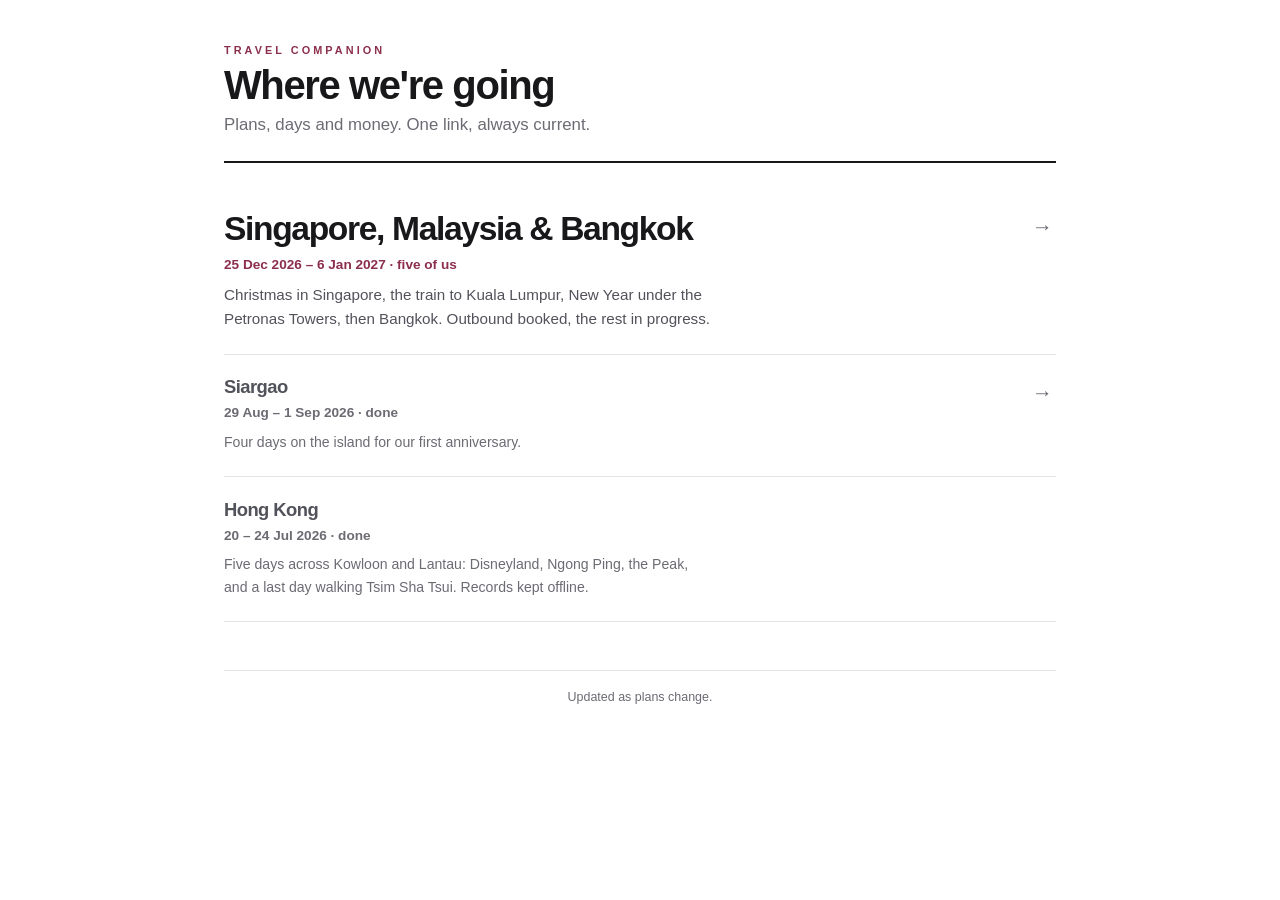
<file: public/index.html>
<!doctype html>
<html lang="en">
<head>
<meta charset="utf-8">
<meta name="viewport" content="width=device-width,initial-scale=1">
<title>Travel Companion</title>
<meta name="description" content="Trip plans, itineraries and shared budgets.">
<meta name="robots" content="noindex">
<link rel="icon" href="data:image/svg+xml,%3Csvg xmlns='http://www.w3.org/2000/svg' viewBox='0 0 32 32'%3E%3Crect width='32' height='32' rx='7' fill='%238c2f4c'/%3E%3Cpath d='M25 18.5 7.5 13v-2.4l2.2.5 1.3 2 4.8-.4-2.9-5.9 2.3.2 4.4 5.4 5.1-.4a1.55 1.55 0 0 1 0 3.1l-5.1-.4-4.4 5.4-2.3.2 2.9-5.9' fill='none' stroke='%23fff' stroke-width='1.6' stroke-linejoin='round'/%3E%3C/svg%3E">
<link rel="stylesheet" href="assets/site.css?v=28">
</head>
<body>
<div class="wrap">

<header class="top">
  <div class="eyebrow">Travel Companion</div>
  <h1>Where we're going</h1>
  <div class="sub">Plans, days and money. One link, always current.</div>
</header>

<main id="main">
<section class="trips">

  <a class="trip next" href="2026-12-sea/">
    <div class="tname">Singapore, Malaysia &amp; Bangkok</div>
    <div class="tmeta">25 Dec 2026 – 6 Jan 2027 · five of us</div>
    <div class="tdesc">Christmas in Singapore, the train to Kuala Lumpur, New Year under
    the Petronas Towers, then Bangkok. Outbound booked, the rest in progress.</div>
  </a>

  <a class="trip past" href="2026-08-siargao/">
    <div class="tname">Siargao</div>
    <div class="tmeta">29 Aug – 1 Sep 2026 · done</div>
    <div class="tdesc">Four days on the island for our first anniversary.</div>
  </a>

  <div class="trip past">
    <div class="tname">Hong Kong</div>
    <div class="tmeta">20 – 24 Jul 2026 · done</div>
    <div class="tdesc">Five days across Kowloon and Lantau: Disneyland, Ngong Ping,
    the Peak, and a last day walking Tsim Sha Tsui. Records kept offline.</div>
  </div>

</section>
</main>

<footer>
  Updated as plans change.
</footer>

</div>
</body>
</html>
</file>
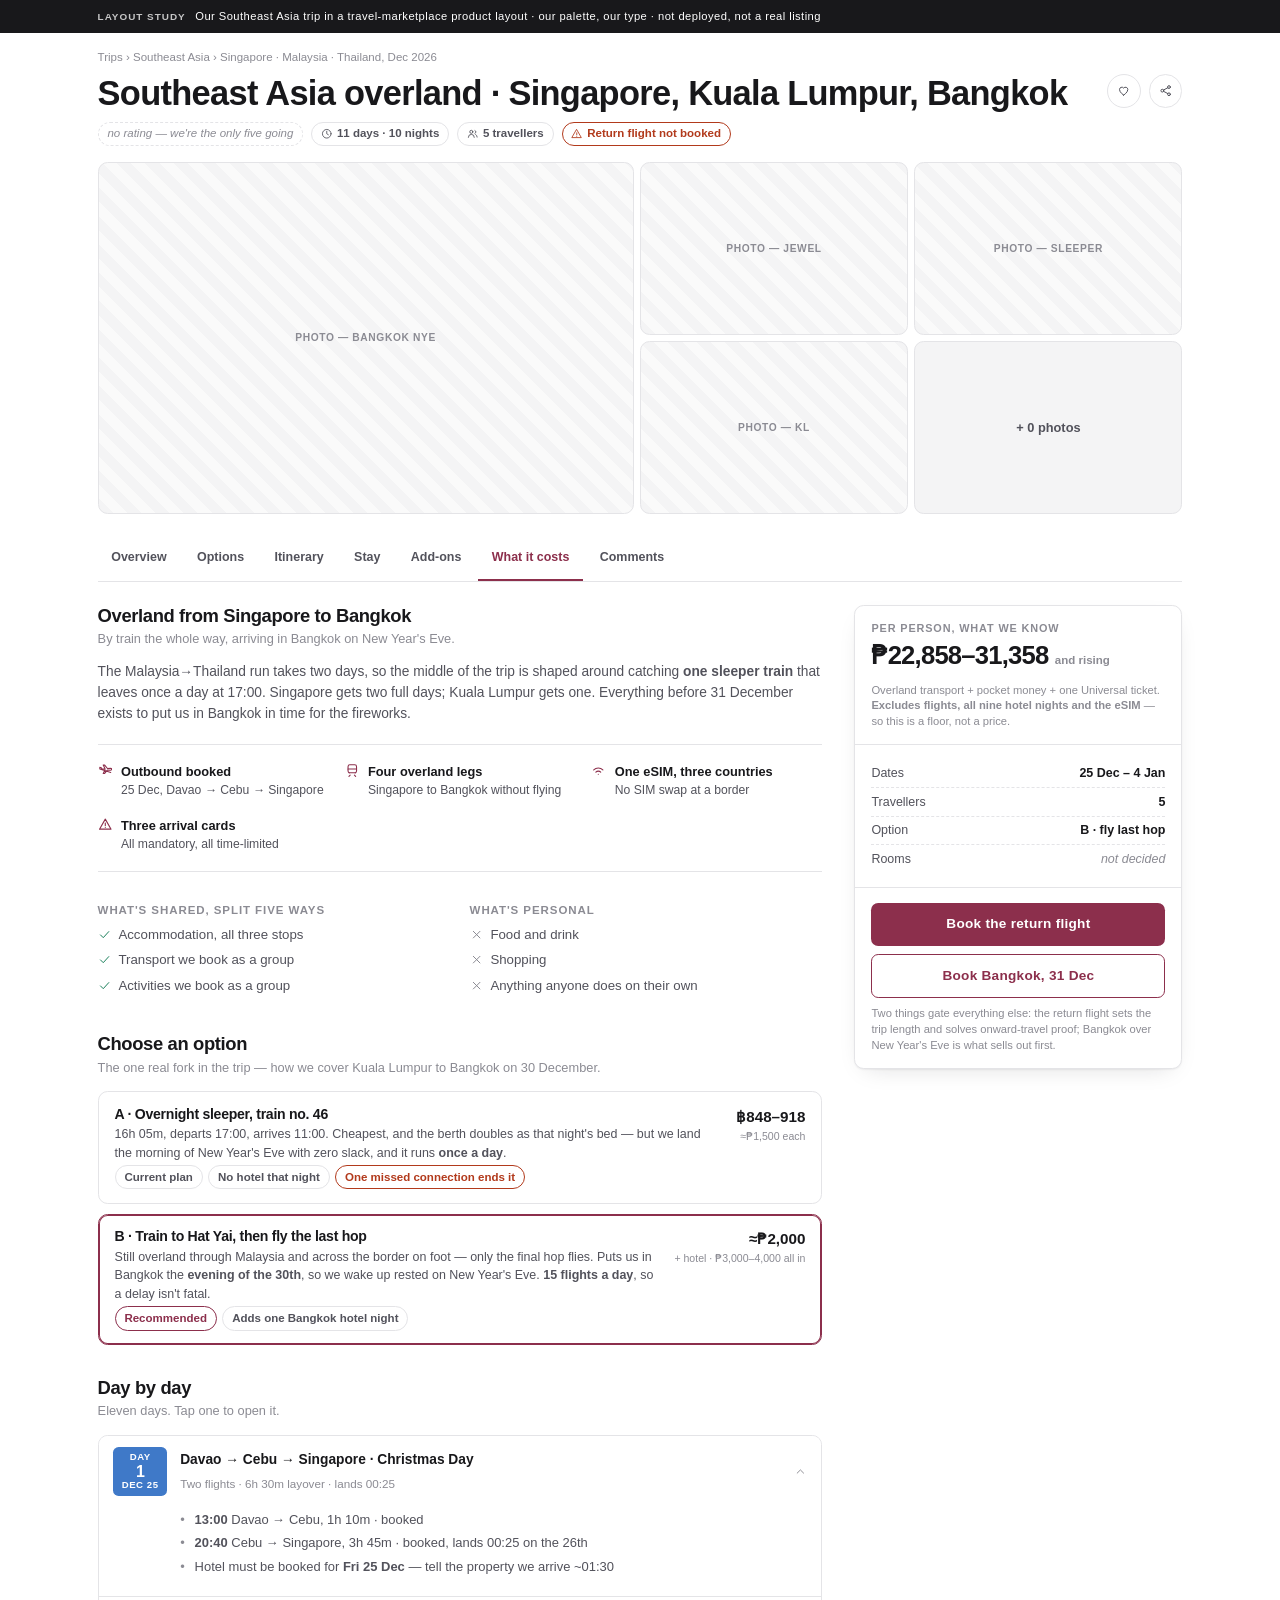
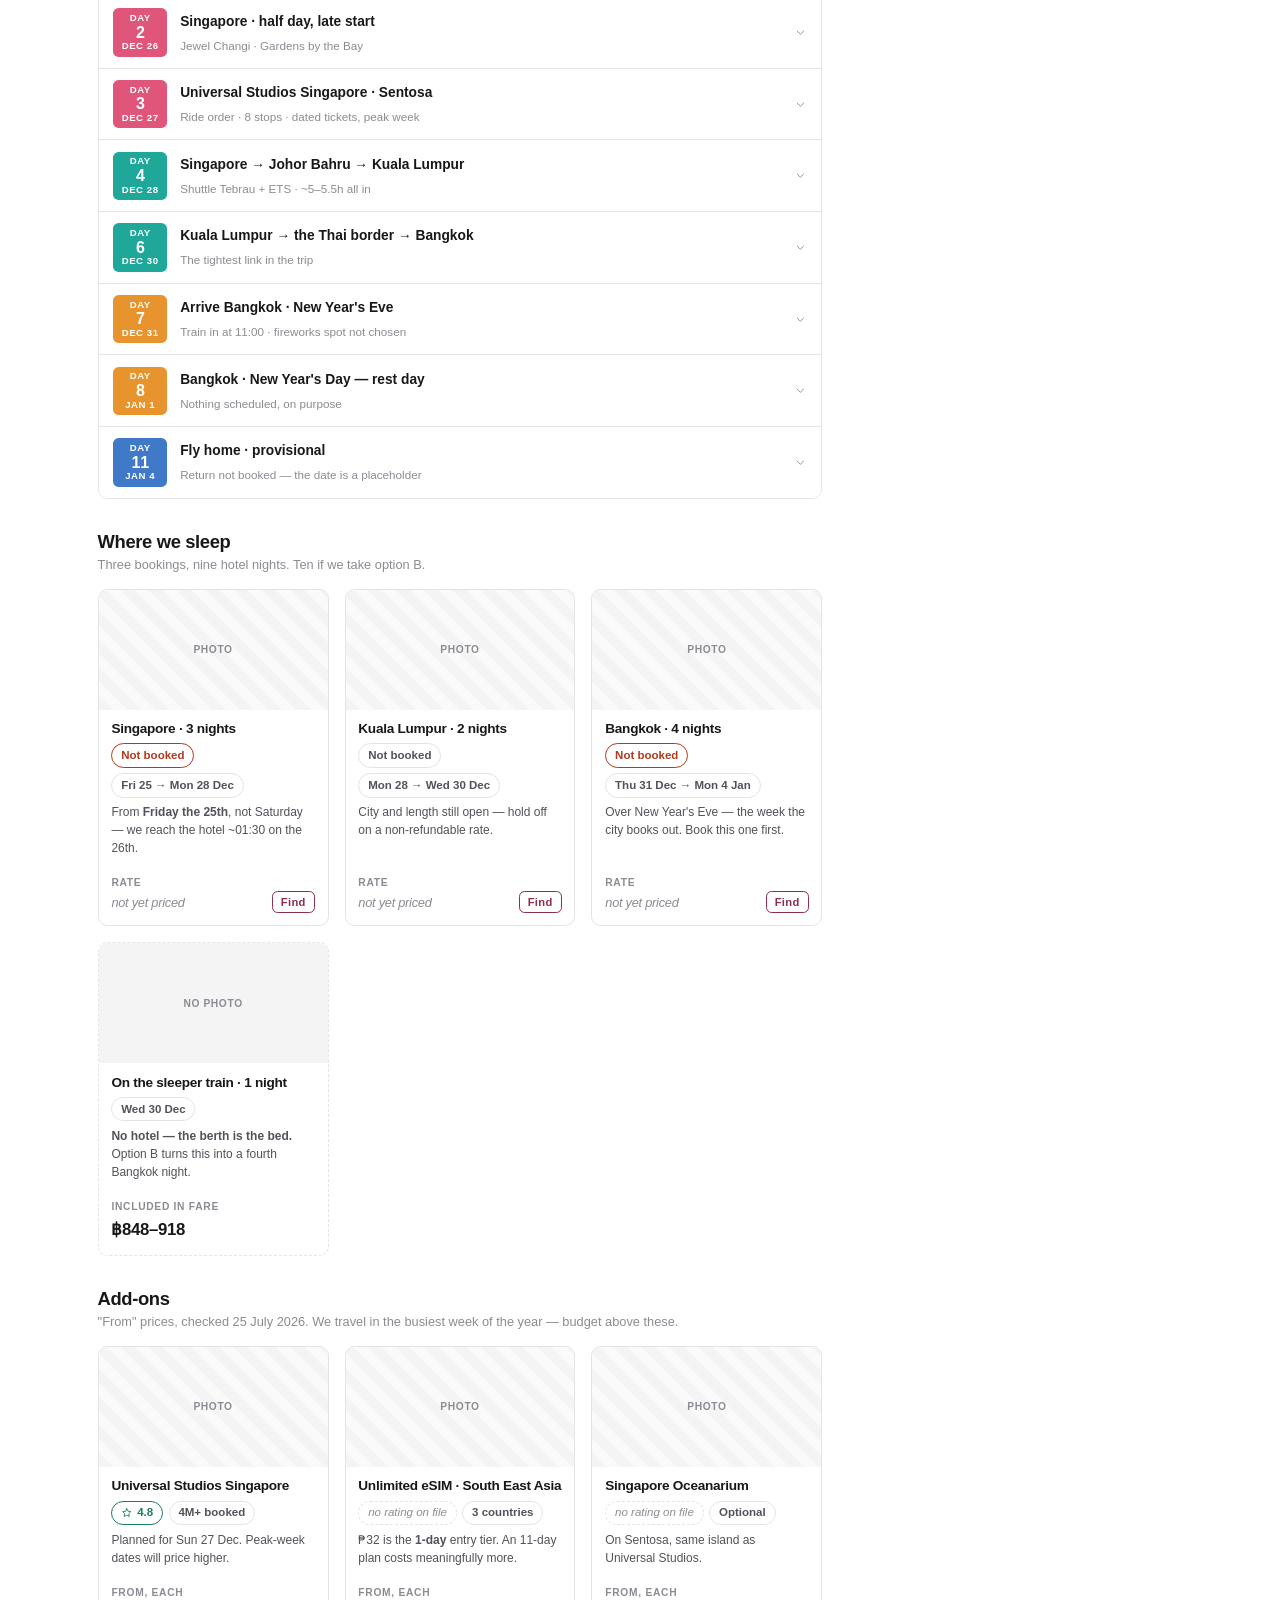
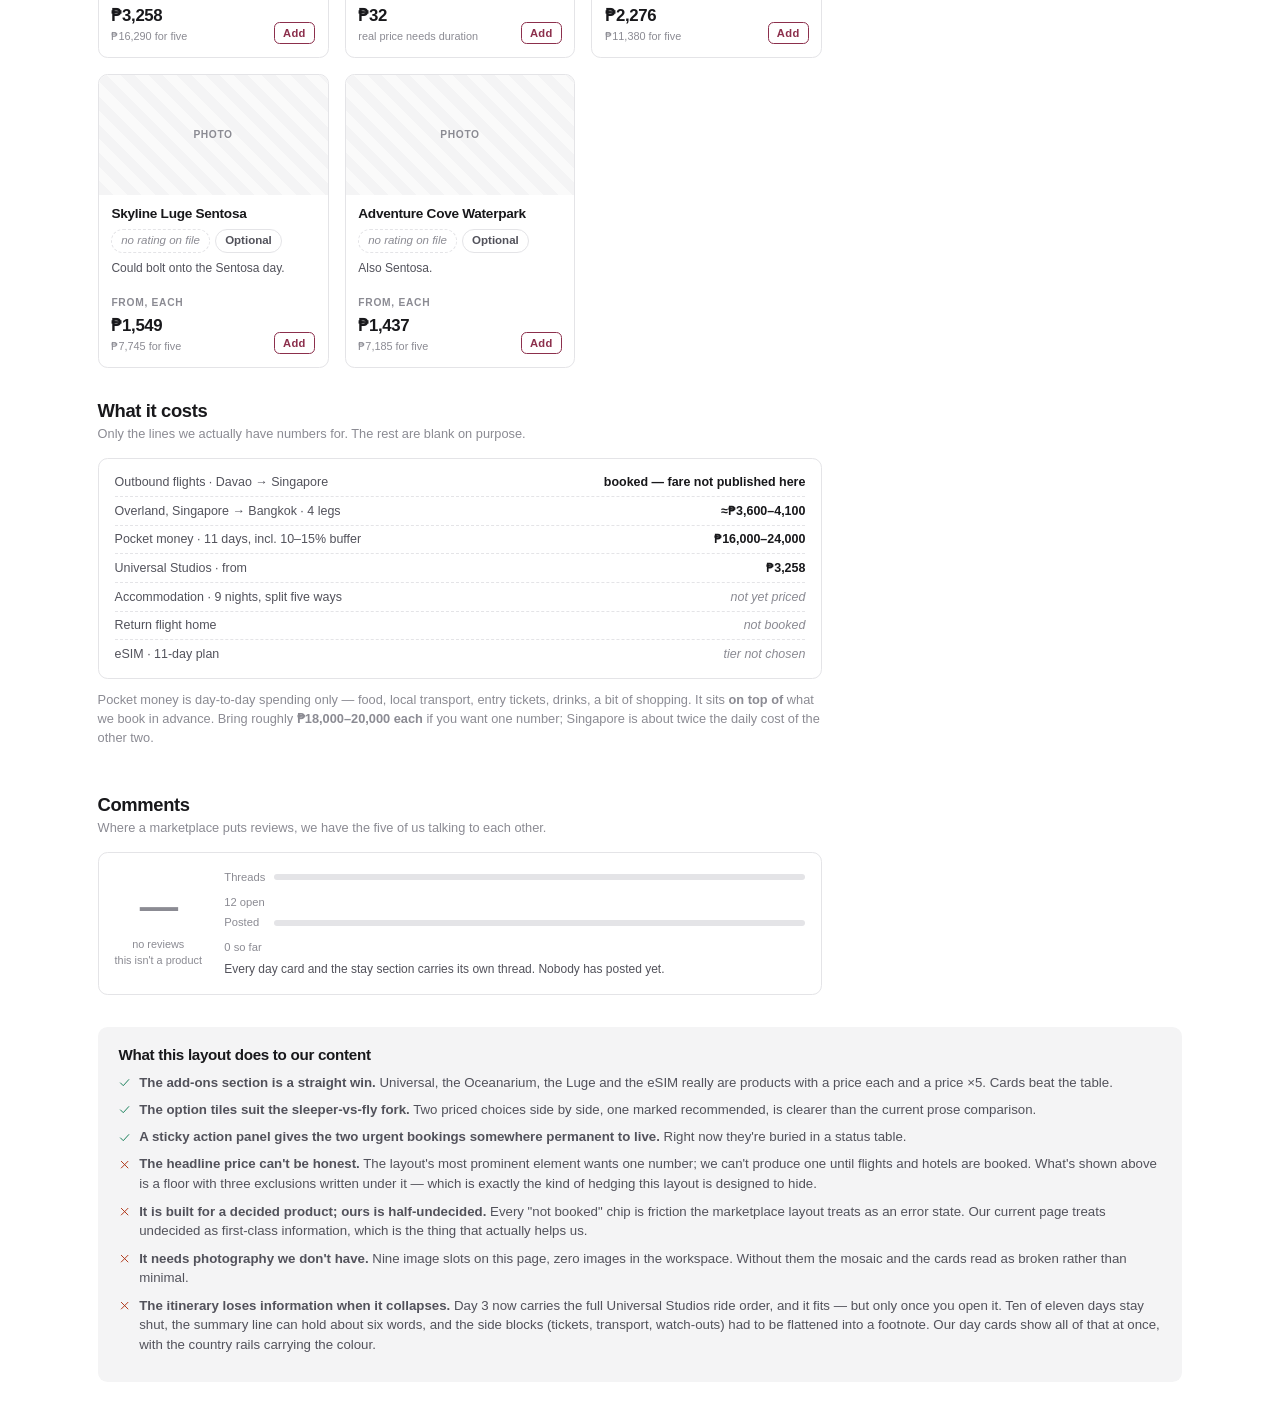
<file: _reference/mockups/2026-12-sea-klook-layout.html>
<!doctype html>
<html lang="en">
<head>
<meta charset="utf-8">
<meta name="viewport" content="width=device-width,initial-scale=1">
<meta name="robots" content="noindex,nofollow">
<title>Layout study — SEA Dec 2026 in a marketplace layout</title>
<!--
  LAYOUT STUDY. Not the trip page, not deployed, not a Klook page.

  This borrows the structural mechanics of a travel-marketplace product page
  — image mosaic, sticky booking card, package tiles, tabbed body, itinerary
  accordion, review block — and pours our real Southeast Asia content into
  them, in our own palette and type. No Klook logo, wordmark or colour is
  used, so nothing here can be mistaken for their page.

  Every price and rating is real, copied from public/2026-12-sea/index.html.
  Where we genuinely have no number, the slot is left visibly empty and says
  so, per the house rule: never invent a detail. That rule is what makes this
  study useful — the empty slots are exactly where the layout fights us.
-->
<style>
:root{
  --paper:#ffffff; --card:#ffffff; --ink:#18181b; --gray:#52525b; --soft:#8b8b93;
  --line:#e4e4e7; --callout:#f4f4f5; --wash:#fafafa;
  --rust:#8c2f4c; --rustd:#74253d; --teal:#2c7a86; --red:#b23a1c; --warn:#9a5a12;
  --green:#1a7f5a;
  --sg:#e0567a; --my:#1fa899; --th:#e8942e; --air:#3f79c8; --tbd:#7d63c4;
  --display:"Helvetica Neue",Helvetica,"Inter",Arial,sans-serif;
  --body:"Helvetica Neue",Helvetica,"Inter",Arial,sans-serif;
  --maxw:70rem;
  --r:.6rem;
  --shadow:0 1px 2px rgba(24,24,27,.06), 0 8px 24px -12px rgba(24,24,27,.18);
}
@media (prefers-color-scheme:dark){
  :root{
    --paper:#16151a; --card:#1e1d24; --ink:#ece9e2; --gray:#a8a49b; --soft:#8a867c;
    --line:#33313a; --callout:#26242c; --wash:#1a191f;
    --rust:#e08098; --rustd:#eb9dae; --teal:#5cc0cf; --red:#e8785c; --warn:#d9a04a;
    --green:#4fb08a;
    --shadow:0 1px 2px rgba(0,0,0,.4), 0 8px 24px -12px rgba(0,0,0,.6);
  }
}
*{ box-sizing:border-box; margin:0; padding:0; }
body{
  font-family:var(--body); background:var(--paper); color:var(--gray);
  font-size:16px; line-height:1.5; -webkit-font-smoothing:antialiased;
}
.wrap{ max-width:var(--maxw); margin:0 auto; padding:0 1.1rem; }
h1,h2,h3,h4{ font-family:var(--display); color:var(--ink); font-weight:800; letter-spacing:-.02em; line-height:1.15; }
a{ color:var(--rust); }
svg.ic{ width:1em; height:1em; fill:none; stroke:currentColor; stroke-width:1.8;
        stroke-linecap:round; stroke-linejoin:round; vertical-align:-.14em; }
.sprite{ display:none; }

/* ---------- the mockup's own label, not part of the design ---------- */
.studybar{
  background:var(--ink); color:var(--paper); font-size:.7rem; letter-spacing:.04em;
  padding:.5rem 0;
}
.studybar .wrap{ display:flex; gap:.6rem; align-items:baseline; flex-wrap:wrap; }
.studybar b{ text-transform:uppercase; letter-spacing:.1em; font-size:.62rem; opacity:.75; }

/* ---------- top chrome ---------- */
.crumbs{ font-size:.72rem; color:var(--soft); padding:1rem 0 .5rem; }
.crumbs a{ color:var(--soft); text-decoration:none; }
.crumbs a:hover{ color:var(--rust); }

.titlerow{ display:flex; gap:1rem; align-items:flex-start; justify-content:space-between; flex-wrap:wrap; }
h1{ font-size:clamp(1.5rem,3.4vw,2.15rem); }
.titlemeta{ display:flex; gap:.5rem; align-items:center; flex-wrap:wrap; margin-top:.5rem; font-size:.78rem; }
.chip{
  display:inline-flex; align-items:center; gap:.28rem; font-size:.72rem; font-weight:700;
  border:1px solid var(--line); border-radius:999px; padding:.16rem .55rem; color:var(--gray);
  background:var(--card); white-space:nowrap;
}
.chip.rate{ border-color:var(--green); color:var(--green); }
.chip.none{ border-style:dashed; color:var(--soft); font-weight:400; font-style:italic; }
.chip.hot{ border-color:var(--red); color:var(--red); }
.iconbtns{ display:flex; gap:.5rem; }
.iconbtn{
  width:2.1rem; height:2.1rem; display:grid; place-items:center; cursor:pointer;
  border:1px solid var(--line); border-radius:999px; background:var(--card); color:var(--gray);
}
.iconbtn:hover{ border-color:var(--rust); color:var(--rust); }

/* ---------- image mosaic ---------- */
.mosaic{
  display:grid; gap:.4rem; margin:1rem 0 1.4rem;
  grid-template-columns:2fr 1fr 1fr;
  grid-template-rows:repeat(2,minmax(0,1fr));
  height:min(46vw,22rem);
}
.mosaic .shot:first-child{ grid-row:span 2; }   /* lead image, then a 2×2 of thumbs */
.shot{
  border-radius:var(--r); overflow:hidden; position:relative;
  background:
    repeating-linear-gradient(45deg, var(--callout) 0 10px, var(--wash) 10px 20px);
  border:1px solid var(--line);
  display:grid; place-items:center; text-align:center; padding:.5rem;
}
.shot span{ font-size:.64rem; color:var(--soft); letter-spacing:.06em; text-transform:uppercase; font-weight:700; }
.shot.more{ background:var(--callout); }
.shot.more b{ font-size:.8rem; color:var(--gray); }

/* ---------- two-column body ---------- */
.cols{ display:grid; grid-template-columns:1fr 20.5rem; gap:2rem; align-items:start; }
/* A grid item defaults to min-width:auto, so one nowrap price string is enough
   to push the whole column wider than its track. */
.cols > main{ min-width:0; }

/* ---------- sticky booking card ----------
   The stickiness lives on the column, not the card. On the card it would have
   no room to travel: .cols uses align-items:start, so the aside is only as
   tall as the box and the card reaches its own bottom edge immediately. */
.cols > aside{ position:sticky; top:3.2rem; }
.buybox{
  border:1px solid var(--line); border-radius:var(--r);
  background:var(--card); box-shadow:var(--shadow); overflow:hidden;
}
.buybox .bb{ padding:.9rem 1rem; border-bottom:1px solid var(--line); }
.buybox .bb:last-child{ border-bottom:0; }
.pricelead{ font-size:.68rem; text-transform:uppercase; letter-spacing:.08em; color:var(--soft); font-weight:700; }
.pricebig{ font-family:var(--display); font-size:1.6rem; font-weight:800; letter-spacing:-.03em; color:var(--ink); }
.pricebig small{ font-size:.72rem; font-weight:700; color:var(--soft); letter-spacing:0; }
.linelist{ list-style:none; font-size:.78rem; }
.linelist li{ display:flex; justify-content:space-between; gap:.8rem; padding:.28rem 0; border-bottom:1px dashed var(--line); }
.linelist li:last-child{ border-bottom:0; }
.linelist .v{ font-weight:700; color:var(--ink); white-space:nowrap; }
.linelist .v.unknown{ color:var(--soft); font-weight:400; font-style:italic; }
.cta{
  display:block; width:100%; text-align:center; cursor:pointer;
  font:inherit; font-size:.85rem; font-weight:800; letter-spacing:.02em;
  background:var(--rust); color:#fff; border:0; border-radius:.45rem; padding:.7rem 1rem;
}
.cta:hover{ background:var(--rustd); }
.cta.ghost{ background:transparent; color:var(--rust); border:1px solid var(--rust); margin-top:.5rem; }
.cta.ghost:hover{ background:var(--rust); color:#fff; }
.bbnote{ font-size:.7rem; color:var(--soft); margin-top:.5rem; line-height:1.4; }

/* ---------- sticky tabs ---------- */
.tabs{
  position:sticky; top:0; z-index:20; display:flex; gap:.2rem; overflow-x:auto;
  background:var(--paper); border-bottom:1px solid var(--line); margin-bottom:1.4rem;
  scrollbar-width:none;
}
.tabs::-webkit-scrollbar{ display:none; }
.tabs a{
  flex:0 0 auto; font-size:.78rem; font-weight:700; color:var(--gray);
  text-decoration:none; padding:.75rem .85rem; border-bottom:2px solid transparent;
}
.tabs a:hover{ color:var(--rust); }
.tabs a.on{ color:var(--rust); border-bottom-color:var(--rust); }

/* ---------- generic blocks ---------- */
section.blk{ padding:0 0 2rem; }
section.blk > h2{ font-size:1.15rem; margin-bottom:.2rem; }
.sub{ font-size:.8rem; color:var(--soft); margin-bottom:.9rem; }

.incl{ display:grid; grid-template-columns:1fr 1fr; gap:1.2rem; }
.incl ul{ list-style:none; font-size:.83rem; }
.incl li{ position:relative; padding-left:1.3rem; margin-bottom:.35rem; }
.incl li svg{ position:absolute; left:0; top:.22em; }
.incl .yes svg{ color:var(--green); }
.incl .no svg{ color:var(--soft); }
.incl h4{ font-size:.72rem; text-transform:uppercase; letter-spacing:.08em; color:var(--soft); margin-bottom:.5rem; }

/* ---------- package / option tiles ---------- */
.opts{ display:grid; gap:.6rem; }
.opt{
  border:1px solid var(--line); border-radius:var(--r); padding:.85rem 1rem; background:var(--card);
  display:grid; grid-template-columns:1fr auto; gap:.4rem 1rem; align-items:start; cursor:pointer;
}
.opt:hover{ border-color:var(--rust); }
.opt.pick{ border-color:var(--rust); box-shadow:inset 0 0 0 1px var(--rust); }
.opt h4{ font-size:.88rem; }
.opt p{ font-size:.78rem; margin-top:.2rem; }
.opt .price{ font-family:var(--display); font-weight:800; color:var(--ink); font-size:.95rem; white-space:nowrap; text-align:right; }
/* the sub-label is prose, not a figure — it must be allowed to wrap, or the
   auto-sized price column drags the whole page wider than the viewport */
.opt .price small{ display:block; font-size:.66rem; font-weight:400; color:var(--soft); white-space:normal; }
.opt .tags{ grid-column:1/-1; display:flex; gap:.35rem; flex-wrap:wrap; margin-top:.15rem; }

/* ---------- activity card grid ---------- */
.grid{ display:grid; grid-template-columns:repeat(auto-fill,minmax(13rem,1fr)); gap:1rem; }
.pcard{
  border:1px solid var(--line); border-radius:var(--r); background:var(--card);
  overflow:hidden; display:flex; flex-direction:column;
}
.pcard:hover{ box-shadow:var(--shadow); }
.pcard .shot{ border:0; border-radius:0; height:7.5rem; }
.pcard .pb{ padding:.7rem .8rem .8rem; display:flex; flex-direction:column; gap:.35rem; flex:1; }
.pcard h4{ font-size:.85rem; line-height:1.25; }
.pcard .meta{ display:flex; gap:.35rem; flex-wrap:wrap; }
.pcard .foot{ margin-top:auto; padding-top:.4rem; display:flex; align-items:flex-end; justify-content:space-between; gap:.5rem; }
.pcard .from{ font-size:.64rem; text-transform:uppercase; letter-spacing:.07em; color:var(--soft); font-weight:700; }
.pcard .amt{ font-family:var(--display); font-size:1.05rem; font-weight:800; letter-spacing:-.02em; color:var(--ink); }
.pcard .x5{ font-size:.68rem; color:var(--soft); }
.mini{
  font-size:.7rem; font-weight:800; letter-spacing:.03em; color:var(--rust);
  border:1px solid var(--rust); border-radius:.35rem; padding:.25rem .5rem; background:transparent;
  cursor:pointer; font-family:inherit; white-space:nowrap;
}
.mini:hover{ background:var(--rust); color:#fff; }

/* ---------- itinerary accordion ---------- */
.acc{ border:1px solid var(--line); border-radius:var(--r); overflow:hidden; }
.acc details{ border-bottom:1px solid var(--line); }
.acc details:last-child{ border-bottom:0; }
.acc summary{
  display:grid; grid-template-columns:3.4rem 1fr auto; gap:.8rem; align-items:center;
  padding:.7rem .9rem; cursor:pointer; list-style:none; background:var(--card);
}
.acc summary::-webkit-details-marker{ display:none; }
.acc summary:hover{ background:var(--wash); }
.daytag{
  font-size:.6rem; font-weight:800; letter-spacing:.06em; text-transform:uppercase;
  text-align:center; border-radius:.35rem; padding:.3rem .1rem; color:#fff; line-height:1.1;
}
.daytag b{ display:block; font-size:1rem; letter-spacing:-.02em; }
.d-air{ background:var(--air); } .d-sg{ background:var(--sg); }
.d-my{ background:var(--my); } .d-th{ background:var(--th); }
.acc .dt{ font-size:.86rem; font-weight:700; color:var(--ink); }
.acc .dd{ font-size:.73rem; color:var(--soft); }
.acc .caret{ color:var(--soft); font-size:.8rem; }
.acc details[open] .caret{ transform:rotate(180deg); }
.acc .body{ padding:.2rem .9rem 1rem 5.1rem; font-size:.81rem; background:var(--card); }
.acc .body ul{ list-style:none; }
.acc .body li{ position:relative; padding-left:.9rem; margin-bottom:.25rem; }
.acc .body li:before{ content:"•"; position:absolute; left:0; color:var(--soft); }

/* ---------- review block ---------- */
.revhead{ display:grid; grid-template-columns:auto 1fr; gap:1.4rem; align-items:center;
          border:1px solid var(--line); border-radius:var(--r); padding:1rem; background:var(--card); }
.revbig{ font-family:var(--display); font-size:2.4rem; font-weight:800; letter-spacing:-.04em; color:var(--soft); }
.bars{ display:grid; gap:.25rem; }
.bar{ display:grid; grid-template-columns:2.6rem 1fr; gap:.5rem; align-items:center; font-size:.7rem; color:var(--soft); }
.bar i{ height:.4rem; border-radius:999px; background:var(--line); display:block; font-style:normal; }

/* ---------- trust row ---------- */
.trust{ display:grid; grid-template-columns:repeat(auto-fit,minmax(11rem,1fr)); gap:1rem;
        border-top:1px solid var(--line); border-bottom:1px solid var(--line); padding:1.1rem 0; margin:0 0 2rem; }
.trust div{ display:grid; grid-template-columns:auto 1fr; gap:.55rem; align-items:start; font-size:.76rem; }
.trust svg{ color:var(--rust); width:1.2em; height:1.2em; margin-top:.1em; }
.trust b{ display:block; color:var(--ink); font-size:.8rem; }

/* ---------- mobile bottom bar ---------- */
.mobbar{ display:none; }

/* ---------- verdict ---------- */
.verdict{ background:var(--callout); border-radius:var(--r); padding:1.2rem 1.3rem; margin:0 0 2.5rem; }
.verdict h3{ font-size:.95rem; margin-bottom:.6rem; }
.verdict ul{ list-style:none; font-size:.83rem; }
.verdict li{ position:relative; padding-left:1.3rem; margin-bottom:.45rem; }
.verdict li svg{ position:absolute; left:0; top:.24em; }
.verdict .win svg{ color:var(--green); }
.verdict .lose svg{ color:var(--red); }

@media (max-width:60rem){
  .cols{ grid-template-columns:1fr; }
  .cols > aside{ position:static; }
}
@media (max-width:40rem){
  .mosaic{ grid-template-columns:1fr 1fr; grid-template-rows:8rem 5rem; height:auto; }
  .mosaic .shot:first-child{ grid-row:span 1; grid-column:1/-1; }
  .mosaic .shot:nth-child(n+4){ display:none; }
  .incl{ grid-template-columns:1fr; }
  .acc .body{ padding-left:.9rem; }
  /* label over value — at this width a nowrap price and its label can't share a row */
  .linelist li{ flex-direction:column; align-items:flex-start; gap:0; }
  .linelist .v{ white-space:normal; }
  .opt{ grid-template-columns:1fr; }
  .opt .price{ text-align:left; }
  body{ padding-bottom:4.5rem; }
  .mobbar{
    display:flex; position:fixed; left:0; right:0; bottom:0; z-index:30; gap:.8rem;
    align-items:center; justify-content:space-between;
    background:var(--card); border-top:1px solid var(--line); padding:.6rem .9rem;
    box-shadow:0 -4px 16px -8px rgba(24,24,27,.35);
  }
  .mobbar .amt{ font-family:var(--display); font-weight:800; color:var(--ink); font-size:.95rem; }
  .mobbar .lead{ font-size:.62rem; text-transform:uppercase; letter-spacing:.07em; color:var(--soft); font-weight:700; }
  .mobbar .cta{ width:auto; padding:.6rem 1.3rem; }
}
</style>
</head>
<body>

<svg class="sprite" aria-hidden="true"><defs>
  <symbol id="i-star" viewBox="0 0 24 24"><path d="M12 3.2l2.6 5.6 6 .8-4.4 4.2 1.1 6.1L12 17l-5.3 2.9 1.1-6.1L3.4 9.6l6-.8z"/></symbol>
  <symbol id="i-heart" viewBox="0 0 24 24"><path d="M12 20s-7.5-4.7-7.5-10a4.2 4.2 0 0 1 7.5-2.6A4.2 4.2 0 0 1 19.5 10c0 5.3-7.5 10-7.5 10z"/></symbol>
  <symbol id="i-share" viewBox="0 0 24 24"><circle cx="18" cy="5.5" r="2.5"/><circle cx="6" cy="12" r="2.5"/><circle cx="18" cy="18.5" r="2.5"/><path d="M8.2 10.8l7.6-4M8.2 13.2l7.6 4"/></symbol>
  <symbol id="i-check" viewBox="0 0 24 24"><path d="M4.5 12.5l5 5 10-11"/></symbol>
  <symbol id="i-x" viewBox="0 0 24 24"><path d="M6 6l12 12M18 6L6 18"/></symbol>
  <symbol id="i-chev" viewBox="0 0 24 24"><path d="M6 9.5l6 6 6-6"/></symbol>
  <symbol id="i-plane" viewBox="0 0 24 24"><path d="M21 15.5 3 9.8V7.2l2.2.5 1.4 2.1 5-.4-3-6.1 2.4.2 4.6 5.6 5.3-.4a1.6 1.6 0 0 1 0 3.2l-5.3-.4-4.6 5.6-2.4.2 3-6.1"/></symbol>
  <symbol id="i-bed" viewBox="0 0 24 24"><path d="M3 6v13M3 12.5h13.5a4 4 0 0 1 4 4V19"/><circle cx="7.5" cy="9" r="2.2"/></symbol>
  <symbol id="i-train" viewBox="0 0 24 24"><rect x="5" y="3" width="14" height="13" rx="3"/><path d="M5 10h14M8.5 20l-2 2M15.5 20l2 2M7 16.5h.01M17 16.5h.01"/></symbol>
  <symbol id="i-warn" viewBox="0 0 24 24"><path d="M12 3.5 21.5 20H2.5z"/><path d="M12 10v4.2M12 17.4h.01"/></symbol>
  <symbol id="i-clock" viewBox="0 0 24 24"><circle cx="12" cy="12" r="9"/><path d="M12 6.8V12l3.4 2.2"/></symbol>
  <symbol id="i-signal" viewBox="0 0 24 24"><path d="M4.5 11.5a10.5 10.5 0 0 1 15 0M8 15a5.6 5.6 0 0 1 8 0M12 18.6h.01"/></symbol>
  <symbol id="i-people" viewBox="0 0 24 24"><circle cx="9" cy="8" r="3.2"/><path d="M2.8 19.5a6.2 6.2 0 0 1 12.4 0M16.5 5.2a3.2 3.2 0 0 1 0 6M18 13.5a6.2 6.2 0 0 1 3.2 5.4"/></symbol>
</defs></svg>

<div class="studybar"><div class="wrap">
  <b>Layout study</b>
  <span>Our Southeast Asia trip in a travel-marketplace product layout · our palette, our type · not deployed, not a real listing</span>
</div></div>

<div class="wrap">

  <nav class="crumbs">
    <a href="#">Trips</a> › <a href="#">Southeast Asia</a> › <span>Singapore · Malaysia · Thailand, Dec 2026</span>
  </nav>

  <div class="titlerow">
    <div>
      <h1>Southeast Asia overland · Singapore, Kuala Lumpur, Bangkok</h1>
      <div class="titlemeta">
        <span class="chip none">no rating — we're the only five going</span>
        <span class="chip"><svg class="ic"><use href="#i-clock"/></svg> 11 days · 10 nights</span>
        <span class="chip"><svg class="ic"><use href="#i-people"/></svg> 5 travellers</span>
        <span class="chip hot"><svg class="ic"><use href="#i-warn"/></svg> Return flight not booked</span>
      </div>
    </div>
    <div class="iconbtns">
      <button class="iconbtn" title="Save"><svg class="ic"><use href="#i-heart"/></svg></button>
      <button class="iconbtn" title="Share"><svg class="ic"><use href="#i-share"/></svg></button>
    </div>
  </div>

  <div class="mosaic">
    <div class="shot"><span>Photo — Bangkok NYE</span></div>
    <div class="shot"><span>Photo — Jewel</span></div>
    <div class="shot"><span>Photo — Sleeper</span></div>
    <div class="shot"><span>Photo — KL</span></div>
    <div class="shot more"><b>+ 0 photos</b></div>
  </div>

  <nav class="tabs">
    <a href="#overview" class="on">Overview</a>
    <a href="#options">Options</a>
    <a href="#itinerary">Itinerary</a>
    <a href="#stay">Stay</a>
    <a href="#addons">Add-ons</a>
    <a href="#cost">What it costs</a>
    <a href="#reviews">Comments</a>
  </nav>

  <div class="cols">
    <main>

      <!-- ============ OVERVIEW ============ -->
      <section class="blk" id="overview">
        <h2>Overland from Singapore to Bangkok</h2>
        <p class="sub">By train the whole way, arriving in Bangkok on New Year's Eve.</p>
        <p style="font-size:.86rem">The Malaysia→Thailand run takes two days, so the middle of the trip is shaped
        around catching <b>one sleeper train</b> that leaves once a day at 17:00. Singapore gets two full days;
        Kuala Lumpur gets one. Everything before 31 December exists to put us in Bangkok in time for the fireworks.</p>

        <div class="trust" style="margin-top:1.2rem">
          <div><svg class="ic"><use href="#i-plane"/></svg><span><b>Outbound booked</b>25 Dec, Davao → Cebu → Singapore</span></div>
          <div><svg class="ic"><use href="#i-train"/></svg><span><b>Four overland legs</b>Singapore to Bangkok without flying</span></div>
          <div><svg class="ic"><use href="#i-signal"/></svg><span><b>One eSIM, three countries</b>No SIM swap at a border</span></div>
          <div><svg class="ic"><use href="#i-warn"/></svg><span><b>Three arrival cards</b>All mandatory, all time-limited</span></div>
        </div>

        <div class="incl">
          <div>
            <h4>What's shared, split five ways</h4>
            <ul>
              <li class="yes"><svg class="ic"><use href="#i-check"/></svg> Accommodation, all three stops</li>
              <li class="yes"><svg class="ic"><use href="#i-check"/></svg> Transport we book as a group</li>
              <li class="yes"><svg class="ic"><use href="#i-check"/></svg> Activities we book as a group</li>
            </ul>
          </div>
          <div>
            <h4>What's personal</h4>
            <ul>
              <li class="no"><svg class="ic"><use href="#i-x"/></svg> Food and drink</li>
              <li class="no"><svg class="ic"><use href="#i-x"/></svg> Shopping</li>
              <li class="no"><svg class="ic"><use href="#i-x"/></svg> Anything anyone does on their own</li>
            </ul>
          </div>
        </div>
      </section>

      <!-- ============ OPTIONS ============ -->
      <section class="blk" id="options">
        <h2>Choose an option</h2>
        <p class="sub">The one real fork in the trip — how we cover Kuala Lumpur to Bangkok on 30 December.</p>
        <div class="opts">
          <div class="opt">
            <div>
              <h4>A · Overnight sleeper, train no. 46</h4>
              <p>16h 05m, departs 17:00, arrives 11:00. Cheapest, and the berth doubles as that night's bed —
              but we land the morning of New Year's Eve with zero slack, and it runs <b>once a day</b>.</p>
              <div class="tags">
                <span class="chip">Current plan</span>
                <span class="chip">No hotel that night</span>
                <span class="chip hot">One missed connection ends it</span>
              </div>
            </div>
            <div class="price">฿848–918<small>≈₱1,500 each</small></div>
          </div>
          <div class="opt pick">
            <div>
              <h4>B · Train to Hat Yai, then fly the last hop</h4>
              <p>Still overland through Malaysia and across the border on foot — only the final hop flies.
              Puts us in Bangkok the <b>evening of the 30th</b>, so we wake up rested on New Year's Eve.
              <b>15 flights a day</b>, so a delay isn't fatal.</p>
              <div class="tags">
                <span class="chip" style="border-color:var(--rust);color:var(--rust)">Recommended</span>
                <span class="chip">Adds one Bangkok hotel night</span>
              </div>
            </div>
            <div class="price">≈₱2,000<small>+ hotel · ₱3,000–4,000 all in</small></div>
          </div>
        </div>
      </section>

      <!-- ============ ITINERARY ============ -->
      <section class="blk" id="itinerary">
        <h2>Day by day</h2>
        <p class="sub">Eleven days. Tap one to open it.</p>
        <div class="acc">

          <details open>
            <summary>
              <span class="daytag d-air">Day<b>1</b>Dec 25</span>
              <span><span class="dt">Davao → Cebu → Singapore · Christmas Day</span><br>
                    <span class="dd">Two flights · 6h 30m layover · lands 00:25</span></span>
              <span class="caret"><svg class="ic"><use href="#i-chev"/></svg></span>
            </summary>
            <div class="body"><ul>
              <li><b>13:00</b> Davao → Cebu, 1h 10m · booked</li>
              <li><b>20:40</b> Cebu → Singapore, 3h 45m · booked, lands 00:25 on the 26th</li>
              <li>Hotel must be booked for <b>Fri 25 Dec</b> — tell the property we arrive ~01:30</li>
            </ul></div>
          </details>

          <details>
            <summary>
              <span class="daytag d-sg">Day<b>2</b>Dec 26</span>
              <span><span class="dt">Singapore · half day, late start</span><br>
                    <span class="dd">Jewel Changi · Gardens by the Bay</span></span>
              <span class="caret"><svg class="ic"><use href="#i-chev"/></svg></span>
            </summary>
            <div class="body"><ul>
              <li><b>13:00</b> Jewel Changi Airport — the Rain Vortex, allow 2–3h</li>
              <li><b>evening</b> Garden Rhapsody at Supertree Grove, free, ~15 min</li>
            </ul></div>
          </details>

          <details>
            <summary>
              <span class="daytag d-sg">Day<b>3</b>Dec 27</span>
              <span><span class="dt">Universal Studios Singapore · Sentosa</span><br>
                    <span class="dd">Ride order · 8 stops · dated tickets, peak week</span></span>
              <span class="caret"><svg class="ic"><use href="#i-chev"/></svg></span>
            </summary>
            <div class="body">
              <ul>
                <li><b>At opening</b> — be at the gate. The whole plan depends on this</li>
                <li><b>1st · TRANSFORMERS The Ride</b> — 3D simulator, ~4½ min. Longest queue in the park</li>
                <li><b>2nd · Battlestar Galactica: CYLON</b> — inverted, feet dangling, ~90 sec. Ride HUMAN too if the queue allows</li>
                <li><b>3rd · Revenge of the Mummy</b> — indoor coaster, near-total dark, backwards launch, ~3 min. Most people's favourite</li>
                <li><b>Then · Minion Land</b> — newest zone, allow 1½h. Minion Mayhem · Silly Swirly · Buggie Boogie (Singapore-exclusive)</li>
                <li><b>pm · Jurassic Park Rapids</b> — you get <i>soaked</i>, ~5 min. Save for the afternoon heat</li>
                <li><b>pm · Puss in Boots' Giant Journey</b> — suspended family coaster, ~4 min, good views</li>
                <li><b>Show · WaterWorld</b> — live stunt show with real explosions, ~25 min. Front rows get drenched</li>
              </ul>
              <p style="margin-top:.6rem;font-size:.76rem;color:var(--soft)">
                Dry bag or poncho for phones on the Rapids · confirm opening hours, they shift seasonally ·
                pack tonight, tomorrow is a travel day · price an express pass, it may double the rides.
              </p>
            </div>
          </details>

          <details>
            <summary>
              <span class="daytag d-my">Day<b>4</b>Dec 28</span>
              <span><span class="dt">Singapore → Johor Bahru → Kuala Lumpur</span><br>
                    <span class="dd">Shuttle Tebrau + ETS · ~5–5.5h all in</span></span>
              <span class="caret"><svg class="ic"><use href="#i-chev"/></svg></span>
            </summary>
            <div class="body"><ul>
              <li>Both legs sell out — book ahead</li>
              <li><b>Malaysia Arrival Card</b> due within 3 days of this crossing</li>
            </ul></div>
          </details>

          <details>
            <summary>
              <span class="daytag d-my">Day<b>6</b>Dec 30</span>
              <span><span class="dt">Kuala Lumpur → the Thai border → Bangkok</span><br>
                    <span class="dd">The tightest link in the trip</span></span>
              <span class="caret"><svg class="ic"><use href="#i-chev"/></svg></span>
            </summary>
            <div class="body"><ul>
              <li>Take the <b>earliest</b> KL departure, not the one that only just connects</li>
              <li><b>17:00</b> sleeper no. 46 departs Padang Besar — one a day</li>
              <li>Thailand Arrival Card must already be submitted; we enter at the border station</li>
            </ul></div>
          </details>

          <details>
            <summary>
              <span class="daytag d-th">Day<b>7</b>Dec 31</span>
              <span><span class="dt">Arrive Bangkok · New Year's Eve</span><br>
                    <span class="dd">Train in at 11:00 · fireworks spot not chosen</span></span>
              <span class="caret"><svg class="ic"><use href="#i-chev"/></svg></span>
            </summary>
            <div class="body"><ul>
              <li>Everything before this exists to get us here on time — and we arrive the same day</li>
              <li>NYE hotels, rooftops and dinners <b>sell out weeks ahead</b></li>
            </ul></div>
          </details>

          <details>
            <summary>
              <span class="daytag d-th">Day<b>8</b>Jan 1</span>
              <span><span class="dt">Bangkok · New Year's Day — rest day</span><br>
                    <span class="dd">Nothing scheduled, on purpose</span></span>
              <span class="caret"><svg class="ic"><use href="#i-chev"/></svg></span>
            </summary>
            <div class="body"><ul>
              <li>The slack in the trip. If New Year's Eve runs long, nothing downstream breaks</li>
            </ul></div>
          </details>

          <details>
            <summary>
              <span class="daytag d-air">Day<b>11</b>Jan 4</span>
              <span><span class="dt">Fly home · provisional</span><br>
                    <span class="dd">Return not booked — the date is a placeholder</span></span>
              <span class="caret"><svg class="ic"><use href="#i-chev"/></svg></span>
            </summary>
            <div class="body"><ul>
              <li>Booking this also solves the onward-travel proof problem</li>
            </ul></div>
          </details>

        </div>
      </section>

      <!-- ============ STAY ============ -->
      <section class="blk" id="stay">
        <h2>Where we sleep</h2>
        <p class="sub">Three bookings, nine hotel nights. Ten if we take option B.</p>
        <div class="grid">
          <div class="pcard">
            <div class="shot"><span>Photo</span></div>
            <div class="pb">
              <h4>Singapore · 3 nights</h4>
              <div class="meta"><span class="chip hot">Not booked</span><span class="chip">Fri 25 → Mon 28 Dec</span></div>
              <p style="font-size:.75rem">From <b>Friday the 25th</b>, not Saturday — we reach the hotel ~01:30 on the 26th.</p>
              <div class="foot"><div><span class="from">Rate</span><div class="amt" style="font-size:.8rem;font-weight:400;color:var(--soft);font-style:italic">not yet priced</div></div><button class="mini">Find</button></div>
            </div>
          </div>
          <div class="pcard">
            <div class="shot"><span>Photo</span></div>
            <div class="pb">
              <h4>Kuala Lumpur · 2 nights</h4>
              <div class="meta"><span class="chip">Not booked</span><span class="chip">Mon 28 → Wed 30 Dec</span></div>
              <p style="font-size:.75rem">City and length still open — hold off on a non-refundable rate.</p>
              <div class="foot"><div><span class="from">Rate</span><div class="amt" style="font-size:.8rem;font-weight:400;color:var(--soft);font-style:italic">not yet priced</div></div><button class="mini">Find</button></div>
            </div>
          </div>
          <div class="pcard">
            <div class="shot"><span>Photo</span></div>
            <div class="pb">
              <h4>Bangkok · 4 nights</h4>
              <div class="meta"><span class="chip hot">Not booked</span><span class="chip">Thu 31 Dec → Mon 4 Jan</span></div>
              <p style="font-size:.75rem">Over New Year's Eve — the week the city books out. Book this one first.</p>
              <div class="foot"><div><span class="from">Rate</span><div class="amt" style="font-size:.8rem;font-weight:400;color:var(--soft);font-style:italic">not yet priced</div></div><button class="mini">Find</button></div>
            </div>
          </div>
          <div class="pcard" style="border-style:dashed">
            <div class="shot" style="background:var(--callout)"><span>No photo</span></div>
            <div class="pb">
              <h4>On the sleeper train · 1 night</h4>
              <div class="meta"><span class="chip">Wed 30 Dec</span></div>
              <p style="font-size:.75rem"><b>No hotel — the berth is the bed.</b> Option B turns this into a fourth Bangkok night.</p>
              <div class="foot"><div><span class="from">Included in fare</span><div class="amt">฿848–918</div></div></div>
            </div>
          </div>
        </div>
      </section>

      <!-- ============ ADD-ONS ============ -->
      <section class="blk" id="addons">
        <h2>Add-ons</h2>
        <p class="sub">"From" prices, checked 25 July 2026. We travel in the busiest week of the year — budget above these.</p>
        <div class="grid">

          <div class="pcard">
            <div class="shot"><span>Photo</span></div>
            <div class="pb">
              <h4>Universal Studios Singapore</h4>
              <div class="meta">
                <span class="chip rate"><svg class="ic"><use href="#i-star"/></svg> 4.8</span>
                <span class="chip">4M+ booked</span>
              </div>
              <p style="font-size:.75rem">Planned for Sun 27 Dec. Peak-week dates will price higher.</p>
              <div class="foot">
                <div><span class="from">From, each</span><div class="amt">₱3,258</div><div class="x5">₱16,290 for five</div></div>
                <button class="mini">Add</button>
              </div>
            </div>
          </div>

          <div class="pcard">
            <div class="shot"><span>Photo</span></div>
            <div class="pb">
              <h4>Unlimited eSIM · South East Asia</h4>
              <div class="meta">
                <span class="chip none">no rating on file</span>
                <span class="chip">3 countries</span>
              </div>
              <p style="font-size:.75rem">₱32 is the <b>1-day</b> entry tier. An 11-day plan costs meaningfully more.</p>
              <div class="foot">
                <div><span class="from">From, each</span><div class="amt">₱32</div><div class="x5">real price needs duration</div></div>
                <button class="mini">Add</button>
              </div>
            </div>
          </div>

          <div class="pcard">
            <div class="shot"><span>Photo</span></div>
            <div class="pb">
              <h4>Singapore Oceanarium</h4>
              <div class="meta">
                <span class="chip none">no rating on file</span>
                <span class="chip">Optional</span>
              </div>
              <p style="font-size:.75rem">On Sentosa, same island as Universal Studios.</p>
              <div class="foot">
                <div><span class="from">From, each</span><div class="amt">₱2,276</div><div class="x5">₱11,380 for five</div></div>
                <button class="mini">Add</button>
              </div>
            </div>
          </div>

          <div class="pcard">
            <div class="shot"><span>Photo</span></div>
            <div class="pb">
              <h4>Skyline Luge Sentosa</h4>
              <div class="meta">
                <span class="chip none">no rating on file</span>
                <span class="chip">Optional</span>
              </div>
              <p style="font-size:.75rem">Could bolt onto the Sentosa day.</p>
              <div class="foot">
                <div><span class="from">From, each</span><div class="amt">₱1,549</div><div class="x5">₱7,745 for five</div></div>
                <button class="mini">Add</button>
              </div>
            </div>
          </div>

          <div class="pcard">
            <div class="shot"><span>Photo</span></div>
            <div class="pb">
              <h4>Adventure Cove Waterpark</h4>
              <div class="meta">
                <span class="chip none">no rating on file</span>
                <span class="chip">Optional</span>
              </div>
              <p style="font-size:.75rem">Also Sentosa.</p>
              <div class="foot">
                <div><span class="from">From, each</span><div class="amt">₱1,437</div><div class="x5">₱7,185 for five</div></div>
                <button class="mini">Add</button>
              </div>
            </div>
          </div>

        </div>
      </section>

      <!-- ============ COST ============ -->
      <section class="blk" id="cost">
        <h2>What it costs</h2>
        <p class="sub">Only the lines we actually have numbers for. The rest are blank on purpose.</p>
        <ul class="linelist" style="border:1px solid var(--line);border-radius:var(--r);padding:.6rem 1rem;background:var(--card)">
          <li><span>Outbound flights · Davao → Singapore</span><span class="v">booked — fare not published here</span></li>
          <li><span>Overland, Singapore → Bangkok · 4 legs</span><span class="v">≈₱3,600–4,100</span></li>
          <li><span>Pocket money · 11 days, incl. 10–15% buffer</span><span class="v">₱16,000–24,000</span></li>
          <li><span>Universal Studios · from</span><span class="v">₱3,258</span></li>
          <li><span>Accommodation · 9 nights, split five ways</span><span class="v unknown">not yet priced</span></li>
          <li><span>Return flight home</span><span class="v unknown">not booked</span></li>
          <li><span>eSIM · 11-day plan</span><span class="v unknown">tier not chosen</span></li>
        </ul>
        <p class="sub" style="margin-top:.7rem">Pocket money is day-to-day spending only — food, local transport, entry tickets,
        drinks, a bit of shopping. It sits <b>on top of</b> what we book in advance. Bring roughly
        <b>₱18,000–20,000 each</b> if you want one number; Singapore is about twice the daily cost of the other two.</p>
      </section>

      <!-- ============ COMMENTS ============ -->
      <section class="blk" id="reviews">
        <h2>Comments</h2>
        <p class="sub">Where a marketplace puts reviews, we have the five of us talking to each other.</p>
        <div class="revhead">
          <div style="text-align:center">
            <div class="revbig">—</div>
            <div style="font-size:.68rem;color:var(--soft)">no reviews<br>this isn't a product</div>
          </div>
          <div class="bars">
            <div class="bar"><span>Threads</span><i style="background:var(--line)"></i><span>12 open</span></div>
            <div class="bar"><span>Posted</span><i style="background:var(--line)"></i><span>0 so far</span></div>
            <div class="bar" style="grid-template-columns:1fr"><span style="font-size:.75rem;color:var(--gray)">Every day card and the stay section carries its own thread. Nobody has posted yet.</span></div>
          </div>
        </div>
      </section>

    </main>

    <!-- ============ STICKY BUY BOX ============ -->
    <aside>
      <div class="buybox">
        <div class="bb">
          <div class="pricelead">Per person, what we know</div>
          <div class="pricebig">₱22,858–31,358 <small>and rising</small></div>
          <div class="bbnote">Overland transport + pocket money + one Universal ticket. <b>Excludes flights,
          all nine hotel nights and the eSIM</b> — so this is a floor, not a price.</div>
        </div>
        <div class="bb">
          <ul class="linelist">
            <li><span>Dates</span><span class="v">25 Dec – 4 Jan</span></li>
            <li><span>Travellers</span><span class="v">5</span></li>
            <li><span>Option</span><span class="v">B · fly last hop</span></li>
            <li><span>Rooms</span><span class="v unknown">not decided</span></li>
          </ul>
        </div>
        <div class="bb">
          <button class="cta">Book the return flight</button>
          <button class="cta ghost">Book Bangkok, 31 Dec</button>
          <div class="bbnote">Two things gate everything else: the return flight sets the trip length
          and solves onward-travel proof; Bangkok over New Year's Eve is what sells out first.</div>
        </div>
      </div>
    </aside>
  </div>

  <!-- ============ VERDICT ============ -->
  <div class="verdict">
    <h3>What this layout does to our content</h3>
    <ul>
      <li class="win"><svg class="ic"><use href="#i-check"/></svg> <b>The add-ons section is a straight win.</b> Universal, the Oceanarium, the Luge and the eSIM
      really are products with a price each and a price ×5. Cards beat the table.</li>
      <li class="win"><svg class="ic"><use href="#i-check"/></svg> <b>The option tiles suit the sleeper-vs-fly fork.</b> Two priced choices side by side, one marked
      recommended, is clearer than the current prose comparison.</li>
      <li class="win"><svg class="ic"><use href="#i-check"/></svg> <b>A sticky action panel gives the two urgent bookings somewhere permanent to live.</b>
      Right now they're buried in a status table.</li>
      <li class="lose"><svg class="ic"><use href="#i-x"/></svg> <b>The headline price can't be honest.</b> The layout's most prominent element wants one number;
      we can't produce one until flights and hotels are booked. What's shown above is a floor with three
      exclusions written under it — which is exactly the kind of hedging this layout is designed to hide.</li>
      <li class="lose"><svg class="ic"><use href="#i-x"/></svg> <b>It is built for a decided product; ours is half-undecided.</b> Every "not booked" chip is
      friction the marketplace layout treats as an error state. Our current page treats undecided as
      first-class information, which is the thing that actually helps us.</li>
      <li class="lose"><svg class="ic"><use href="#i-x"/></svg> <b>It needs photography we don't have.</b> Nine image slots on this page, zero images in the
      workspace. Without them the mosaic and the cards read as broken rather than minimal.</li>
      <li class="lose"><svg class="ic"><use href="#i-x"/></svg> <b>The itinerary loses information when it collapses.</b> Day 3 now carries the full Universal
      Studios ride order, and it fits — but only once you open it. Ten of eleven days stay shut, the
      summary line can hold about six words, and the side blocks (tickets, transport, watch-outs) had to
      be flattened into a footnote. Our day cards show all of that at once, with the country rails
      carrying the colour.</li>
    </ul>
  </div>

</div>

<div class="mobbar">
  <div><span class="lead">Per person, known</span><div class="amt">₱22,858–31,358</div></div>
  <button class="cta">Book return</button>
</div>

<script>
// Tab highlighting — the sticky sub-nav is the one bit of this layout that
// needs behaviour to read correctly.
(function(){
  var links = [].slice.call(document.querySelectorAll('.tabs a'));
  var targets = links.map(function(a){ return document.querySelector(a.getAttribute('href')); });
  var obs = new IntersectionObserver(function(entries){
    entries.forEach(function(e){
      if (!e.isIntersecting) return;
      var i = targets.indexOf(e.target);
      if (i < 0) return;
      links.forEach(function(a){ a.classList.remove('on'); });
      links[i].classList.add('on');
    });
  }, { rootMargin: '-20% 0px -70% 0px' });
  targets.forEach(function(t){ if (t) obs.observe(t); });
})();
</script>

</body>
</html>
</file>
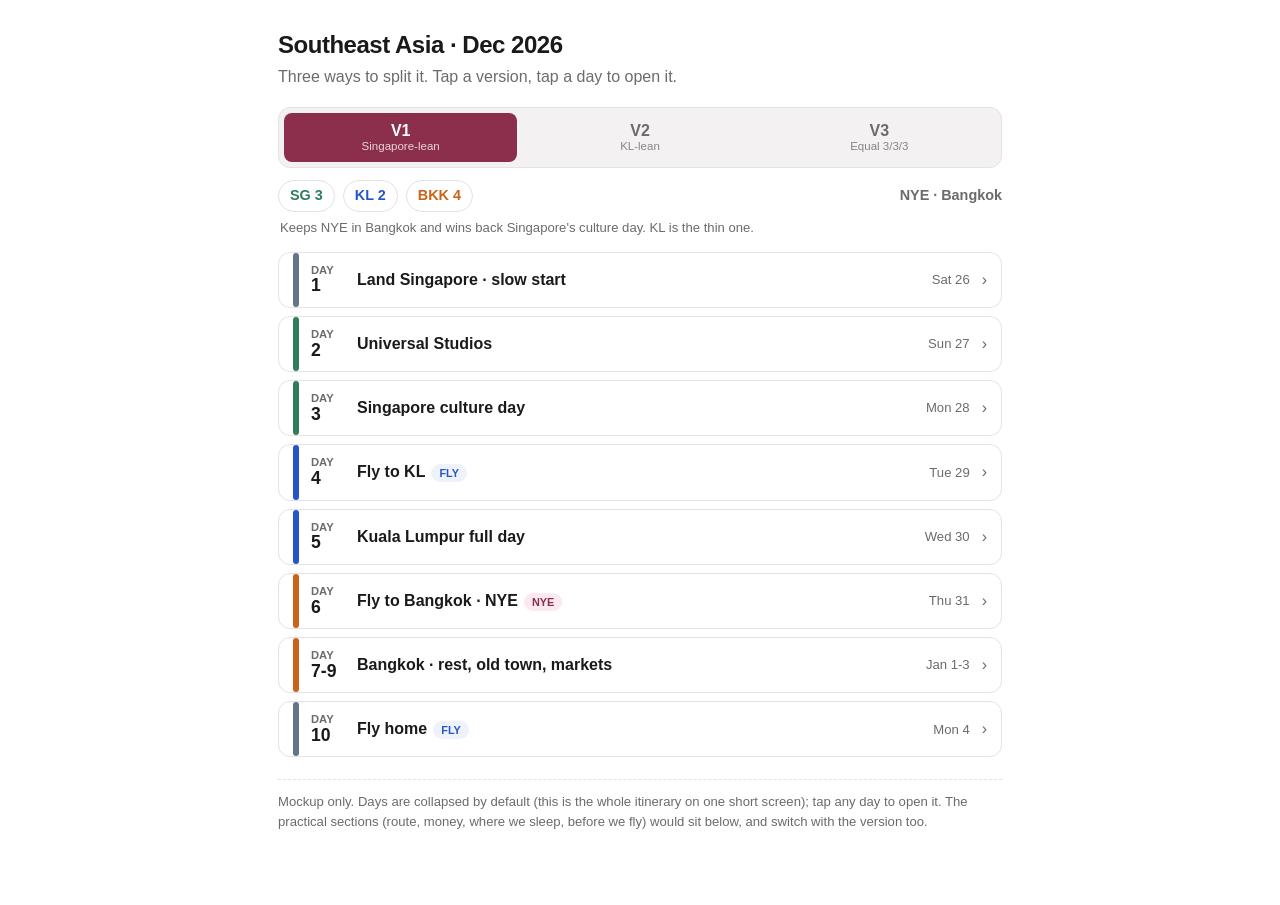
<file: _reference/mockups/versions-tabs-mockup.html>
<!doctype html>
<html lang="en">
<head>
<meta charset="utf-8">
<meta name="viewport" content="width=device-width, initial-scale=1">
<title>Versions + tabs mockup</title>
<style>
  :root{
    --brand:#8c2f4c; --ink:#1a1a1a; --soft:#6b6b6b; --line:#e5e2e4; --bg:#fff; --card:#fff;
    --sg:#2e7d5b; --my:#2456c9; --th:#c8641a; --air:#64748b;
  }
  *{box-sizing:border-box}
  body{margin:0;background:var(--bg);color:var(--ink);font:16px/1.5 Helvetica,Arial,sans-serif;-webkit-font-smoothing:antialiased}
  .wrap{max-width:760px;margin:0 auto;padding:24px 18px 60px}
  h1{font-weight:800;letter-spacing:-.02em;font-size:1.5rem;margin:.2rem 0 .1rem}
  .sub{color:var(--soft);margin:0 0 18px}
  /* version tabs */
  .tabs{display:flex;gap:6px;background:#f4f1f2;border:1px solid var(--line);border-radius:12px;padding:5px;margin:0 0 8px;position:sticky;top:8px;z-index:5}
  .tab{flex:1;border:0;background:transparent;font:inherit;font-weight:700;color:var(--soft);padding:9px 8px;border-radius:8px;cursor:pointer;line-height:1.15;text-align:center}
  .tab small{display:block;font-weight:500;font-size:.72rem;opacity:.8}
  .tab[aria-selected="true"]{background:var(--brand);color:#fff}
  /* summary strip */
  .strip{display:flex;flex-wrap:wrap;gap:8px;align-items:center;margin:12px 0 4px;font-size:.9rem}
  .chip{border:1px solid var(--line);border-radius:999px;padding:4px 11px;font-weight:700}
  .chip.sg{color:var(--sg)} .chip.my{color:var(--my)} .chip.th{color:var(--th)}
  .strip .nye{margin-left:auto;color:var(--soft);font-weight:600}
  .hint{color:var(--soft);font-size:.82rem;margin:6px 2px 14px}
  /* day accordion */
  .day{border:1px solid var(--line);border-radius:12px;margin:8px 0;overflow:hidden;background:var(--card)}
  .day>summary{list-style:none;cursor:pointer;display:flex;align-items:center;gap:12px;padding:12px 14px}
  .day>summary::-webkit-details-marker{display:none}
  .rail{width:6px;align-self:stretch;border-radius:6px;background:var(--air);flex:0 0 6px;margin:-12px 0 -12px}
  .day.sg .rail{background:var(--sg)} .day.my .rail{background:var(--my)} .day.th .rail{background:var(--th)}
  .dnum{font-weight:800;font-size:.7rem;color:var(--soft);width:34px;flex:0 0 34px;line-height:1.05}
  .dnum b{display:block;font-size:1.1rem;color:var(--ink)}
  .dtitle{font-weight:700;flex:1}
  .ddate{color:var(--soft);font-size:.82rem;white-space:nowrap}
  .chev{color:var(--soft);transition:transform .15s;flex:0 0 auto}
  .day[open] .chev{transform:rotate(90deg)}
  .body{padding:2px 14px 14px 32px;border-top:1px solid var(--line);margin-top:2px}
  .body ul{margin:10px 0 0;padding-left:18px}
  .body li{margin:3px 0}
  .tag{display:inline-block;font-size:.68rem;font-weight:700;border-radius:999px;padding:1px 8px;margin-left:6px;vertical-align:middle}
  .tag.nye{background:#fbe9ef;color:var(--brand)}
  .tag.fly{background:#eef2fb;color:var(--my)}
  .note{color:var(--soft);font-size:.82rem;margin-top:22px;border-top:1px dashed var(--line);padding-top:12px}
  [hidden]{display:none}
</style>
</head>
<body>
<div class="wrap">
  <h1>Southeast Asia · Dec 2026</h1>
  <p class="sub">Three ways to split it. Tap a version, tap a day to open it.</p>

  <div class="tabs" role="tablist">
    <button class="tab" role="tab" aria-selected="true" data-v="1">V1<small>Singapore-lean</small></button>
    <button class="tab" role="tab" aria-selected="false" data-v="2">V2<small>KL-lean</small></button>
    <button class="tab" role="tab" aria-selected="false" data-v="3">V3<small>Equal 3/3/3</small></button>
  </div>

  <!-- ============ V1 ============ -->
  <section data-panel="1">
    <div class="strip"><span class="chip sg">SG 3</span><span class="chip my">KL 2</span><span class="chip th">BKK 4</span><span class="nye">NYE · Bangkok</span></div>
    <p class="hint">Keeps NYE in Bangkok and wins back Singapore's culture day. KL is the thin one.</p>
    <details class="day air"><summary><span class="rail"></span><span class="dnum">DAY<b>1</b></span><span class="dtitle">Land Singapore · slow start</span><span class="ddate">Sat 26</span><span class="chev">›</span></summary><div class="body"><ul><li>Land Changi 00:25, Grab to hotel</li><li>Jewel, Gardens by the Bay, Marina Bay, Lau Pa Sat</li></ul></div></details>
    <details class="day sg"><summary><span class="rail"></span><span class="dnum">DAY<b>2</b></span><span class="dtitle">Universal Studios</span><span class="ddate">Sun 27</span><span class="chev">›</span></summary><div class="body"><ul><li>Rope-drop USS, Sentosa</li></ul></div></details>
    <details class="day sg"><summary><span class="rail"></span><span class="dnum">DAY<b>3</b></span><span class="dtitle">Singapore culture day</span><span class="ddate">Mon 28</span><span class="chev">›</span></summary><div class="body"><ul><li>Chinatown, Little India, Haji Lane, Kampong Glam</li></ul></div></details>
    <details class="day my"><summary><span class="rail"></span><span class="dnum">DAY<b>4</b></span><span class="dtitle">Fly to KL<span class="tag fly">FLY</span></span><span class="ddate">Tue 29</span><span class="chev">›</span></summary><div class="body"><ul><li>SIN→KL ~1h. Merdeka Square, Jalan Alor</li></ul></div></details>
    <details class="day my"><summary><span class="rail"></span><span class="dnum">DAY<b>5</b></span><span class="dtitle">Kuala Lumpur full day</span><span class="ddate">Wed 30</span><span class="chev">›</span></summary><div class="body"><ul><li>Batu Caves, Thean Hou, Petronas, Bukit Bintang</li></ul></div></details>
    <details class="day th"><summary><span class="rail"></span><span class="dnum">DAY<b>6</b></span><span class="dtitle">Fly to Bangkok · NYE<span class="tag nye">NYE</span></span><span class="ddate">Thu 31</span><span class="chev">›</span></summary><div class="body"><ul><li>KL→BKK morning (peak fare). NYE fireworks in Bangkok</li></ul></div></details>
    <details class="day th"><summary><span class="rail"></span><span class="dnum">DAY<b>7-9</b></span><span class="dtitle">Bangkok · rest, old town, markets</span><span class="ddate">Jan 1-3</span><span class="chev">›</span></summary><div class="body"><ul><li>Rest / Siam shopping · old town + river · Chatuchak + Chinatown</li></ul></div></details>
    <details class="day air"><summary><span class="rail"></span><span class="dnum">DAY<b>10</b></span><span class="dtitle">Fly home<span class="tag fly">FLY</span></span><span class="ddate">Mon 4</span><span class="chev">›</span></summary><div class="body"><ul><li>DMK→DVO 21:15, direct</li></ul></div></details>
  </section>

  <!-- ============ V2 ============ -->
  <section data-panel="2" hidden>
    <div class="strip"><span class="chip sg">SG 2</span><span class="chip my">KL 3</span><span class="chip th">BKK 4</span><span class="nye">NYE · Bangkok</span></div>
    <p class="hint">Gives KL its second full day. Singapore shrinks to arrival + USS.</p>
    <details class="day air"><summary><span class="rail"></span><span class="dnum">DAY<b>1</b></span><span class="dtitle">Land Singapore</span><span class="ddate">Sat 26</span><span class="chev">›</span></summary><div class="body"><ul><li>Jewel, Gardens, Marina Bay</li></ul></div></details>
    <details class="day sg"><summary><span class="rail"></span><span class="dnum">DAY<b>2</b></span><span class="dtitle">Universal Studios</span><span class="ddate">Sun 27</span><span class="chev">›</span></summary><div class="body"><ul><li>USS, Sentosa</li></ul></div></details>
    <details class="day my"><summary><span class="rail"></span><span class="dnum">DAY<b>3</b></span><span class="dtitle">Fly to KL<span class="tag fly">FLY</span></span><span class="ddate">Mon 28</span><span class="chev">›</span></summary><div class="body"><ul><li>SIN→KL. Jalan Alor</li></ul></div></details>
    <details class="day my"><summary><span class="rail"></span><span class="dnum">DAY<b>4-5</b></span><span class="dtitle">Kuala Lumpur · two full days</span><span class="ddate">Tue 29-30</span><span class="chev">›</span></summary><div class="body"><ul><li>Batu Caves, Merdeka, Petronas, Thean Hou, Bukit Bintang</li></ul></div></details>
    <details class="day th"><summary><span class="rail"></span><span class="dnum">DAY<b>6</b></span><span class="dtitle">Fly to Bangkok · NYE<span class="tag nye">NYE</span></span><span class="ddate">Thu 31</span><span class="chev">›</span></summary><div class="body"><ul><li>KL→BKK. NYE in Bangkok</li></ul></div></details>
    <details class="day th"><summary><span class="rail"></span><span class="dnum">DAY<b>7-9</b></span><span class="dtitle">Bangkok</span><span class="ddate">Jan 1-3</span><span class="chev">›</span></summary><div class="body"><ul><li>rest · old town · markets</li></ul></div></details>
    <details class="day air"><summary><span class="rail"></span><span class="dnum">DAY<b>10</b></span><span class="dtitle">Fly home<span class="tag fly">FLY</span></span><span class="ddate">Mon 4</span><span class="chev">›</span></summary><div class="body"><ul><li>DMK→DVO 21:15</li></ul></div></details>
  </section>

  <!-- ============ V3 ============ -->
  <section data-panel="3" hidden>
    <div class="strip"><span class="chip sg">SG 3</span><span class="chip my">KL 3</span><span class="chip th">BKK 3</span><span class="nye">NYE · Kuala Lumpur</span></div>
    <p class="hint">The only truly equal split. NYE moves to the Petronas Towers, and the KL→BKK hop flies off-peak on Jan 1.</p>
    <details class="day air"><summary><span class="rail"></span><span class="dnum">DAY<b>1</b></span><span class="dtitle">Land Singapore · slow start</span><span class="ddate">Sat 26</span><span class="chev">›</span></summary><div class="body"><ul><li>Land 00:25, Grab in</li><li>Jewel, Gardens by the Bay, Marina Bay, Lau Pa Sat</li></ul></div></details>
    <details class="day sg"><summary><span class="rail"></span><span class="dnum">DAY<b>2</b></span><span class="dtitle">Universal Studios</span><span class="ddate">Sun 27</span><span class="chev">›</span></summary><div class="body"><ul><li>Rope-drop USS, Sentosa</li></ul></div></details>
    <details class="day sg"><summary><span class="rail"></span><span class="dnum">DAY<b>3</b></span><span class="dtitle">Singapore culture day</span><span class="ddate">Mon 28</span><span class="chev">›</span></summary><div class="body"><ul><li>Chinatown, Little India, Haji Lane, Kampong Glam</li></ul></div></details>
    <details class="day my"><summary><span class="rail"></span><span class="dnum">DAY<b>4</b></span><span class="dtitle">Fly to KL · ease in<span class="tag fly">FLY</span></span><span class="ddate">Tue 29</span><span class="chev">›</span></summary><div class="body"><ul><li>SIN→KL ~1h. Merdeka Square, Jalan Alor</li></ul></div></details>
    <details class="day my"><summary><span class="rail"></span><span class="dnum">DAY<b>5</b></span><span class="dtitle">Kuala Lumpur full day</span><span class="ddate">Wed 30</span><span class="chev">›</span></summary><div class="body"><ul><li>Batu Caves, Thean Hou, Petronas at dusk, Bukit Bintang</li></ul></div></details>
    <details class="day my" open><summary><span class="rail"></span><span class="dnum">DAY<b>6</b></span><span class="dtitle">NYE at the Petronas Towers<span class="tag nye">NYE</span></span><span class="ddate">Thu 31</span><span class="chev">›</span></summary><div class="body"><ul><li>Light daytime, Bukit Bintang / Pavilion</li><li><b>KLCC Park</b> for the Petronas fireworks, "Rhythm of KLCC 2026". Arrive hours early, bring a mat</li><li>Rooftop alternative: Traders SkyBar countdown package</li><li>Trains run late, to ~3:30am</li></ul></div></details>
    <details class="day th"><summary><span class="rail"></span><span class="dnum">DAY<b>7</b></span><span class="dtitle">Fly to Bangkok · ease in<span class="tag fly">FLY</span></span><span class="ddate">Fri 1</span><span class="chev">›</span></summary><div class="body"><ul><li>KL→BKK ~2h, off-peak. ICONSIAM, light first night</li></ul></div></details>
    <details class="day th"><summary><span class="rail"></span><span class="dnum">DAY<b>8</b></span><span class="dtitle">Old town + the river</span><span class="ddate">Sat 2</span><span class="chev">›</span></summary><div class="body"><ul><li>Wat Pho, Grand Palace, Wat Arun, river boat</li></ul></div></details>
    <details class="day th"><summary><span class="rail"></span><span class="dnum">DAY<b>9</b></span><span class="dtitle">Market + last day</span><span class="ddate">Sun 3</span><span class="chev">›</span></summary><div class="body"><ul><li>Chatuchak, Siam shopping, Yaowarat dinner</li></ul></div></details>
    <details class="day air"><summary><span class="rail"></span><span class="dnum">DAY<b>10</b></span><span class="dtitle">Fly home<span class="tag fly">FLY</span></span><span class="ddate">Mon 4</span><span class="chev">›</span></summary><div class="body"><ul><li>DMK→DVO 21:15, direct</li></ul></div></details>
  </section>

  <p class="note">Mockup only. Days are collapsed by default (this is the whole itinerary on one short screen); tap any day to open it. The practical sections (route, money, where we sleep, before we fly) would sit below, and switch with the version too.</p>
</div>

<script>
  var tabs=[].slice.call(document.querySelectorAll('.tab'));
  var panels=[].slice.call(document.querySelectorAll('[data-panel]'));
  tabs.forEach(function(t){
    t.addEventListener('click',function(){
      tabs.forEach(function(x){x.setAttribute('aria-selected', x===t?'true':'false')});
      panels.forEach(function(p){ p.hidden = p.getAttribute('data-panel')!==t.dataset.v; });
    });
  });
</script>
</body>
</html>
</file>
<file: public/assets/site.css>
/* ==========================================================================
   Travel Companion — shared stylesheet
   Design system distilled from the Hong Kong Jul 2026 itinerary: clean white
   ground + a wine accent + the per-day colour rails from the one-page
   infographic. Type is Helvetica throughout (the HK original set headings in
   Georgia; switched Jul 2026 at the user's request).
   Mobile-first. No build step — plain CSS, served straight from Firebase.
   ========================================================================== */

:root{
  /* Clean white ground with neutral greys. The Hong Kong original was warm
     cream; this is deliberately cooler and plainer so the accent colours and
     the day rails do all the talking. */
  --paper:#ffffff; --card:#ffffff; --ink:#18181b; --gray:#52525b; --soft:#6b6b73;
  --line:#e4e4e7; --callout:#f4f4f5;
  --brandbg:#f8eef1; --warnbg:#fbf3e6;
  /* accents */
  --brand:#8c2f4c; --brandd:#74253d; --red:#b23a1c; --warn:#9a5a12;
  --green:#1a7f5a;
  /* text that sits on top of a brand or day-accent fill */
  --onfill:#ffffff;
  /* Per-country colours, in two strengths. The vivid one (--sgv) is the rail:
     a solid block of colour, and the design's signature. The plain one (--sg)
     is the same hue darkened until it clears 4.5:1 as text on white, which the
     rail colour never did. --sgon is what reads on top of the vivid rail. */
  --sg:#da345f;  --sgv:#e0567a;  --sgon:#18181b;  --sgbg:#fdeef2;
  --my:#188378;  --myv:#1fa899;  --myon:#18181b;  --mybg:#e7f6f4;
  --th:#aa6613;  --thv:#e8942e;  --thon:#18181b;  --thbg:#fdf2e2;
  --ph:#0f7a55;  --phv:#17a06f;  --phon:#18181b;  --phbg:#e6f5ee;
  --air:#3b76c7; --airv:#3b76c7; --airon:#ffffff; --airbg:#e9f1fb;
  --tbd:#7d63c4; --tbdv:#7d63c4; --tbdon:#ffffff; --tbdbg:#f1ecfa;

  /* Helvetica throughout. --display is kept separate from --body so the
     headline treatment can diverge in weight and tracking without a
     second typeface. */
  --display:"Helvetica Neue",Helvetica,"Inter",Arial,sans-serif;
  --body:"Helvetica Neue",Helvetica,"Inter",Arial,sans-serif;
  --maxw:52rem;

  /* Each .day overrides these with its country colour. The default here is
     what anything using --accent outside a day card falls back to — comment
     threads on a section, .pin links in a table — since an undefined custom
     property makes the whole declaration invalid, not just unstyled. */
  --accent:var(--brand); --accentbg:var(--callout);
  --accentfill:var(--brand); --onrail:var(--onfill);
}

@media (prefers-color-scheme:dark){
  :root:not([data-theme="light"]){
    --paper:#16151a; --card:#1e1d24; --ink:#ece9e2; --gray:#a8a49b; --soft:#8a867c;
    --line:#33313a; --callout:#26242c;
    --brandbg:#2a1d23; --warnbg:#2b2418;
    --brand:#e08098; --brandd:#eb9dae; --red:#e8785c; --warn:#d9a04a;
    --green:#4fb08a;
    /* dark-mode accents are pale, so ink on them, not white */
    --onfill:#16151a;
    /* the vivid rails hold on a dark ground; only the text strengths flip */
    --sg:#e0567a; --my:#1fa899; --th:#e8942e; --ph:#2fbc89; --air:#4980cb; --tbd:#8870c9;
    --sgbg:#2e1c24; --mybg:#132b29; --thbg:#2d2416; --phbg:#122a21; --airbg:#182333; --tbdbg:#231e33;
  }
}
/* The header switch (/assets/theme.js) sets data-theme; it overrides the phone setting. */
:root[data-theme="dark"]{
    --paper:#16151a; --card:#1e1d24; --ink:#ece9e2; --gray:#a8a49b; --soft:#8a867c;
    --line:#33313a; --callout:#26242c;
    --brandbg:#2a1d23; --warnbg:#2b2418;
    --brand:#e08098; --brandd:#eb9dae; --red:#e8785c; --warn:#d9a04a;
    --green:#4fb08a;
    /* dark-mode accents are pale, so ink on them, not white */
    --onfill:#16151a;
    /* the vivid rails hold on a dark ground; only the text strengths flip */
    --sg:#e0567a; --my:#1fa899; --th:#e8942e; --ph:#2fbc89; --air:#4980cb; --tbd:#8870c9;
    --sgbg:#2e1c24; --mybg:#132b29; --thbg:#2d2416; --phbg:#122a21; --airbg:#182333; --tbdbg:#231e33;
}

*{ box-sizing:border-box; margin:0; padding:0; }

/* ---------- monochrome icons ----------
   Stroke-only symbols that inherit currentColor, so an icon takes the colour
   of whatever it sits in: day accent, warning amber, link wine. These replaced
   the emoji set, which rendered full-colour and differently on every platform. */
.sprite{ display:none; }
.ic{
  width:1em; height:1em; vertical-align:-.14em;
  fill:none; stroke:currentColor; stroke-width:1.8;
  stroke-linecap:round; stroke-linejoin:round;
}
.bhd .ic, .ct .ic{ width:1.05em; height:1.05em; }
.pin .ic{ width:.9em; height:.9em; vertical-align:-.1em; margin-right:.1em; }
td .ic{ margin-right:.3em; color:var(--soft); }
.ic.ext{ width:.78em; height:.78em; vertical-align:-.02em; opacity:.7; }


html{ -webkit-text-size-adjust:100%; scroll-behavior:smooth; }

/* Skip link. The day nav is a long row of chips, so a keyboard or screen-reader
   visitor would otherwise tab through all of it before reaching the plan. */
.skip{
  position:absolute; left:-9999px; top:0; z-index:100;
  background:var(--brand); color:var(--onfill); padding:.6rem 1rem;
  border-radius:0 0 .4rem 0; font-weight:700; font-size:.85rem;
}
.skip:focus{ left:0; text-decoration:none; }

body{
  background:var(--paper); color:var(--ink);
  font-family:var(--body); font-size:16px; line-height:1.6;
  padding:0 1.1rem 4rem;
}

.wrap{ max-width:var(--maxw); margin:0 auto; }

a{ color:var(--brand); text-decoration:none; }
a:hover{ text-decoration:underline; }

/* ---------- masthead ---------- */

header.top{ padding:2.6rem 0 1.4rem; border-bottom:2px solid var(--ink); margin-bottom:1.6rem; }

.eyebrow{
  font-size:.68rem; font-weight:700; letter-spacing:.28em;
  color:var(--brand); text-transform:uppercase;
}

/* Helvetica wants heavier weight and negative tracking at display sizes —
   at 700/-.02em it reads like default browser type rather than a choice. */
h1{
  font-family:var(--display); font-size:2.5rem; font-weight:800;
  letter-spacing:-.035em; line-height:1.02; margin:.4rem 0 .35rem;
}

/* No oblique: synthesised Helvetica italic looks cheap at this size.
   Weight and colour carry the subordination instead. */
.sub{ color:var(--soft); font-family:var(--display); font-size:1.05rem; font-weight:400; }

.chips{ display:flex; flex-wrap:wrap; gap:.45rem; margin-top:1rem; }
.chip{
  font-size:.75rem; color:var(--gray); background:var(--callout);
  border:1px solid var(--line); border-radius:999px; padding:.28rem .7rem;
}
.chip.hot{ color:var(--onfill); background:var(--brand); border-color:var(--brand); }

/* ---------- sticky day nav (a two-week trip is a long page) ---------- */

nav.days{
  position:sticky; top:0; z-index:10;
  display:flex; gap:.4rem; overflow-x:auto; padding:.6rem 0;
  background:var(--paper); border-bottom:1px solid var(--line);
  margin-bottom:1.6rem; scrollbar-width:none;
}
nav.days::-webkit-scrollbar{ display:none; }
nav.days a{
  flex:0 0 auto; font-size:.75rem; font-weight:700; letter-spacing:.04em;
  color:var(--gray); background:var(--card); border:1px solid var(--line);
  border-radius:999px; padding:.35rem .75rem; text-decoration:none;
}
nav.days a:hover{ color:var(--brand); border-color:var(--brand); }

/* ---------- section headings ---------- */

h2{
  font-family:var(--display); font-size:1.55rem; font-weight:800;
  letter-spacing:-.025em; margin:2.6rem 0 .2rem; padding-top:.4rem;
}
h2 + .rule{ border-top:1.5px solid var(--ink); margin:.5rem 0 1.1rem; }

h3{ font-size:1rem; font-weight:700; margin:1.4rem 0 .5rem; }
h4{ font-size:.82rem; font-weight:800; letter-spacing:.02em; margin:1.2rem 0 .3rem; color:var(--ink); }

/* A prominent outbound link, for where a subsection hands off to something
   that lives elsewhere — the fund tracker sheet. Bigger than .pin because it
   is the action of its subsection, not an aside inside a line of text. */
.bigl{
  display:inline-flex; align-items:center; gap:.42rem;
  font-weight:800; font-size:.92rem; text-decoration:none;
  border:1px solid var(--brand); color:var(--brand); background:var(--card);
  border-radius:.45rem; padding:.5rem .8rem;
}
.bigl:hover{ background:var(--brand); color:var(--onfill); text-decoration:none; }
.bigl:hover .ic{ color:var(--onfill); }

/* Payment QR beside its instructions. The code keeps a white plate in dark
   mode — inverting a QR stops some scanners reading it. */
.pay{ display:flex; gap:1.1rem; align-items:flex-start; flex-wrap:wrap; margin:.8rem 0; }
.pay img{
  width:13.5rem; height:auto; flex:0 0 auto;
  background:#fff; padding:.5rem; border-radius:.5rem; border:1px solid var(--line);
}
.pay > div{ flex:1 1 15rem; min-width:0; }
@media (max-width:36rem){ .pay img{ width:100%; max-width:14rem; margin:0 auto; } }
@media print{ .pay{ break-inside:avoid; } }

/* Boarding-pass style QR cards, one per ticket. Same white-plate rule as .pay:
   a QR must stay dark-on-light or scanners fail, so the plate never inverts in
   dark mode. Two up on a phone, four across on a wide screen. */
.qrs{
  display:grid; gap:.7rem; margin:1rem 0;
  grid-template-columns:repeat(auto-fit,minmax(9.5rem,1fr));
}
.qrcard{
  border:1px solid var(--line); border-radius:.6rem; background:var(--card);
  padding:.7rem; text-align:center; break-inside:avoid;
}
.qrcard img{
  width:100%; max-width:9rem; height:auto; display:block; margin:0 auto .5rem;
  background:#fff; padding:.4rem; border-radius:.35rem;
  image-rendering:pixelated;
}
.qrcard .qwho{ font-size:.8rem; font-weight:800; color:var(--ink); }
.qrcard .qleg{ font-size:.72rem; color:var(--soft); margin-top:.1rem; }
.qrcard .qref{
  font-family:ui-monospace,Menlo,monospace; font-weight:700; font-size:.95rem;
  letter-spacing:.08em; color:var(--accent); margin-top:.25rem;
}
@media print{ .qrcard{ break-inside:avoid; } }

p{ margin:.6rem 0; }
p.note{ color:var(--soft); font-style:italic; font-size:.88rem; }

/* ---------- day cards ------------------------------------------------------
   The Hong Kong one-pager layout: solid colour rail on the left carrying
   DAY / number / date, then a two-column body — a dense time→activity
   timeline beside a tinted column of per-day blocks.

   The HK original repeated inline style="color:var(--d1)" on every single
   element. Here each .day sets --accent once and everything inherits it,
   so a day's colour is one class, not forty attributes.
   -------------------------------------------------------------------------- */

.day{
  --accent:var(--tbd); --accentfill:var(--tbdv); --onrail:var(--tbdon); --accentbg:var(--tbdbg);
  display:grid; grid-template-columns:66px 1fr;
  background:var(--card); border:1px solid var(--line); border-radius:.75rem;
  overflow:hidden; margin-bottom:.75rem;
  box-shadow:0 1px 2px rgba(20,30,60,.05);
}
.day.sg { --accent:var(--sg); --accentfill:var(--sgv); --onrail:var(--sgon); --accentbg:var(--sgbg); }
.day.my { --accent:var(--my); --accentfill:var(--myv); --onrail:var(--myon); --accentbg:var(--mybg); }
.day.th { --accent:var(--th); --accentfill:var(--thv); --onrail:var(--thon); --accentbg:var(--thbg); }
.day.ph { --accent:var(--ph); --accentfill:var(--phv); --onrail:var(--phon); --accentbg:var(--phbg); }
.day.air{ --accent:var(--air); --accentfill:var(--airv); --onrail:var(--airon); --accentbg:var(--airbg); }

.rail{
  background:var(--accentfill); color:var(--onrail); text-align:center;
  padding:.85rem .35rem; display:flex; flex-direction:column; align-items:center;
}
.rail .dn{ font-size:.56rem; font-weight:800; letter-spacing:.2em; opacity:.9; }
.rail .num{ font-size:2.1rem; font-weight:800; line-height:.9; letter-spacing:-.04em; }
.rail .dt{ font-size:.6rem; font-weight:700; opacity:.93; margin-top:.35rem; line-height:1.3; }

.day > .body{ display:grid; grid-template-columns:1.55fr 1fr; }
.main{ padding:.75rem .9rem .85rem; min-width:0; }
.side{ padding:.75rem .85rem; border-left:1px solid var(--line); background:var(--accentbg); min-width:0; }

.dtitle{
  font-size:.95rem; font-weight:800; letter-spacing:-.015em;
  color:var(--accent); margin-bottom:.5rem; line-height:1.25;
}

/* timeline row: time | activity */
.row{ display:grid; grid-template-columns:2.9rem 1fr; gap:.6rem; padding:.17rem 0; }
.time{
  font-size:.63rem; font-weight:800; text-align:right; white-space:nowrap;
  color:var(--accent); padding-top:.22rem;
}
.act{ font-size:.79rem; line-height:1.45; }
.act b{ font-weight:700; }
.act.empty{ color:var(--soft); font-style:italic; }

.sub{ list-style:none; margin-top:.1rem; }
.sub li{ position:relative; padding-left:.65rem; color:var(--gray); font-size:.72rem; line-height:1.4; }
.sub li:before{ content:"•"; position:absolute; left:0; }

.pin{
  display:inline-flex; align-items:center; font-size:.58rem; font-weight:700;
  white-space:nowrap; min-height:24px; padding:.1rem .55rem;
  border-radius:.7rem; margin-left:.3rem;
  border:1px solid var(--accent); color:var(--accent); background:var(--card);
}
.pin:hover{ text-decoration:none; background:var(--accent); color:var(--onfill); }

/* "Add to calendar" chip. Same geometry as .pin, but it sits inside tables
   where --accent is never set (only .day defines it), so it names --brand
   directly, that being the colour everything interactive already uses. */
.calbtn{
  display:inline-flex; align-items:center; font-family:inherit; font-size:.58rem;
  font-weight:700; letter-spacing:.04em; text-transform:uppercase; white-space:nowrap;
  cursor:pointer; min-height:24px; padding:.1rem .6rem;
  border-radius:.7rem; margin-left:.35rem;
  border:1px solid var(--brand); color:var(--brand); background:var(--card);
}
.calbtn:hover{ background:var(--brand); color:var(--onfill); }
.calbtn .ic{ width:.9em; height:.9em; vertical-align:-.1em; margin-right:.22em; color:inherit; }
/* Downloading a file is silent on desktop, so the button says so itself. */
.calbtn.done{ border-color:var(--green); color:var(--green); background:var(--card); }

/* ---------- comment thread ----------
   On a day card it spans both columns of the body, under the timeline and the
   side blocks. It also hangs off a whole section (see .loose below). */
.thread{ grid-column:1 / -1; border-top:1px solid var(--line); }

/* The same thread on a section rather than a day card. A day card is
   edge-to-edge so its thread needs the inset; a section is already inset. */
.thread.loose{ margin-top:1.5rem; }
.thread.loose .th-toggle, .thread.loose .th-panel{ padding-left:0; padding-right:0; }
.thread.loose .th-toggle:hover{ background:none; color:var(--brandd); }

.th-toggle{
  display:flex; align-items:center; gap:.35rem; width:100%;
  padding:.5rem .9rem; background:none; border:0; cursor:pointer;
  font:inherit; font-size:.68rem; font-weight:800; letter-spacing:.07em;
  text-transform:uppercase; color:var(--accent);
}
.th-toggle:hover{ background:var(--accentbg); }
.th-count{
  font-size:.62rem; font-weight:800; color:var(--soft);
  border:1px solid var(--line); border-radius:999px; padding:.02rem .38rem;
}
.th-count.has{ color:var(--onfill); background:var(--accent); border-color:var(--accent); }

.th-panel{ padding:0 .9rem .85rem; }
.th-empty{ font-size:.75rem; color:var(--soft); font-style:italic; margin:.2rem 0 .6rem; }

.th-item{ padding:.45rem 0; border-top:1px dashed var(--line); }
.th-item:first-child{ border-top:0; }
.th-meta{ display:flex; gap:.5rem; align-items:baseline; }
.th-meta b{ font-size:.76rem; font-weight:800; color:var(--ink); }
.th-meta span{ font-size:.65rem; color:var(--soft); }
.th-body{ font-size:.79rem; line-height:1.45; color:var(--gray); white-space:pre-wrap; overflow-wrap:anywhere; }

.th-form{ display:grid; gap:.4rem; margin-top:.6rem; }
.th-form input, .th-form textarea{
  font:inherit; font-size:.79rem; color:var(--ink); background:var(--card);
  border:1px solid var(--line); border-radius:.4rem; padding:.4rem .55rem; width:100%;
}
.th-form input:focus, .th-form textarea:focus{ outline:2px solid var(--accent); outline-offset:-1px; }
.th-form textarea{ resize:vertical; min-height:2.6rem; }
.th-actions{ display:flex; align-items:center; justify-content:flex-end; gap:.6rem; }
.th-status{ font-size:.7rem; color:var(--soft); margin-right:auto; }
.th-form button{
  font:inherit; font-size:.72rem; font-weight:800; letter-spacing:.03em;
  color:var(--onfill); background:var(--accent); border:0; border-radius:.4rem;
  padding:.4rem 1rem; cursor:pointer;
}
.th-form button:hover{ filter:brightness(.92); }

@media print{ .thread{ display:none; } }

/* side blocks — Transportation, Meals, Watch out … */
.block{ margin-bottom:.7rem; }
.block:last-child{ margin-bottom:0; }
.bhd{
  font-size:.62rem; font-weight:800; letter-spacing:.07em; text-transform:uppercase;
  color:var(--accent); margin-bottom:.28rem;
}
.bhd .i{ margin-right:.25rem; }
.blist{ list-style:none; }
.blist li{
  position:relative; padding-left:.62rem; margin-bottom:.18rem;
  font-size:.72rem; line-height:1.42; color:var(--gray);
}
.blist li:before{ content:"•"; position:absolute; left:0; color:var(--accent); }
.blist b{ color:var(--ink); font-weight:700; }
/* .blist is sized for a day card's narrow side block. Add .body where the list
   is a section's main content, so it reads at body size instead of fine print. */
.blist.body li{ font-size:.9rem; line-height:1.5; padding-left:.85rem; margin-bottom:.3rem; }
.rate{ font-weight:800; color:var(--accent); }

@media (max-width:36rem){
  .day{ grid-template-columns:50px 1fr; }
  .rail .num{ font-size:1.7rem; }
  .day > .body{ grid-template-columns:1fr; }
  .side{ border-left:none; border-top:1px solid var(--line); }
}

/* ---------- route map ---------- */

.mapwrap{
  background:var(--card); border:1px solid var(--line); border-radius:.75rem;
  padding:.5rem; margin:1rem 0 .75rem; overflow-x:auto;
}
#routemap{ width:100%; min-width:26rem; height:auto; display:block; }

/* coastline behind the route — Natural Earth 50m, same projection as the nodes */
#land path{ fill:#eceef1; stroke:#dcdfe4; stroke-width:.6; }
@media (prefers-color-scheme:dark){ :root:not([data-theme="light"]) #land path{ fill:#262530; stroke:#343240; } }
:root[data-theme="dark"] #land path{ fill:#262530; stroke:#343240; }
:root[data-theme="light"] #land path{ fill:#eceef1; stroke:#dcdfe4; }

.leg .hit{ stroke:transparent; stroke-width:22; cursor:pointer; }
.leg .ln{ stroke:var(--soft); stroke-width:2.5; stroke-linecap:round; pointer-events:none;
          transition:stroke .15s ease, stroke-width .15s ease; }
.leg.air .ln{ stroke:var(--air); stroke-dasharray:7 6; }
.leg.land .ln{ stroke:var(--my); }
.leg:hover .ln, .leg:focus .ln{ stroke-width:4.5; }
.leg.on .ln{ stroke-width:5; filter:url(#glow); }
.leg:focus{ outline:none; }
.leg:focus-visible .ln{ stroke:var(--brand); stroke-width:5; }

.node circle{ fill:var(--card); stroke:var(--soft); stroke-width:2.5; }
.node.sg circle{ stroke:var(--sg); } .node.my circle{ stroke:var(--my); }
.node.th circle{ stroke:var(--th); } .node.air circle{ stroke:var(--air); }
.node text{ font-family:var(--display); font-size:14px; font-weight:800; fill:var(--ink); }
.node text.cap{ font-size:11px; font-weight:600; fill:var(--soft); letter-spacing:.02em; }
/* Johor Bahru labels leftward — Singapore is 25km away and the inbound
   flight line runs right through where its label would otherwise sit. */
.node text.lft{ text-anchor:end; }

.mapinfo{
  background:var(--callout); border-left:4px solid var(--brand); border-radius:.35rem;
  padding:.8rem 1rem; margin-bottom:1rem; min-height:5.5rem;
}
.mapinfo .mi-head{ font-weight:800; color:var(--brandd); font-size:.95rem; margin-bottom:.3rem; }
.mapinfo .mi-meta{ display:flex; flex-wrap:wrap; gap:.35rem .9rem; margin-bottom:.4rem; }
.mapinfo .mi-meta span{ font-size:.78rem; font-weight:700; color:var(--ink); }
.mapinfo .mi-body{ font-size:.86rem; color:var(--gray); line-height:1.5; }

td .soft{ color:var(--soft); font-weight:400; white-space:nowrap; }

/* On a phone the map scales to ~0.45 and 14px labels land at 6px — unreadable.
   Hold it wider than the screen (it scrolls inside .mapwrap) and scale the type
   up so labels stay legible. The 980-wide viewBox leaves room for the larger
   Davao caption to sit inside the canvas rather than clipping at the edge. */
@media (max-width:36rem){
  #routemap{ min-width:36rem; }
  .node text{ font-size:22px; }
  .node text.cap{ font-size:16px; }
  .node circle{ stroke-width:3.5; }
  .leg .ln{ stroke-width:3.5; }
  .leg.air .ln{ stroke-dasharray:9 7; }
  .mapwrap{ padding:.35rem; }
}

/* ---------- callouts ---------- */

/* Tinted panels, no side stripe: the tint and the coloured title carry the
   meaning. A thick coloured border-left reads as a template, not a choice. */
.callout{
  background:var(--brandbg); border-radius:.75rem;
  padding:1rem 1.15rem 1.05rem; margin:1.3rem 0;
}
.callout .ct{
  display:flex; align-items:center; gap:.4rem;
  font-weight:800; color:var(--brandd); font-size:.95rem;
  letter-spacing:-.01em; margin-bottom:.5rem; line-height:1.3;
}
.callout.flag{ background:var(--warnbg); }
.callout.flag .ct{ color:var(--warn); }
.callout.flag li:before{ color:var(--warn); }
.callout ul{ list-style:none; }
.callout li{ position:relative; padding-left:.95rem; margin-bottom:.35rem; font-size:.92rem; color:var(--ink); max-width:72ch; }
.callout li li{ color:var(--gray); }
.callout li:before{ content:"•"; position:absolute; left:.1rem; color:var(--brand); }

/* ---------- status pills ---------- */

.pill{
  display:inline-flex; align-items:center; font-size:.68rem; font-weight:700;
  letter-spacing:.06em; text-transform:uppercase; border-radius:999px;
  min-height:24px; padding:.15rem .6rem;
  border:1px solid currentColor; white-space:nowrap;
}
.pill.booked{ color:var(--green); }
.pill.tbd{ color:var(--tbd); }
.pill.risk{ color:var(--red); }
/* sinking-fund schedule chips: paid, next up, still to come */
.pill.done{ color:var(--green); }
/* A link whose entire content is a pill, or that is a table cell's only
   content, is a standalone target: give it the pill's own 24px. Links sitting
   inside a sentence are exempt from the rule and are left in the text flow. */
a:has(> .pill), td[data-label="Item"] a, td[data-label="Item"] b > a{
  display:inline-flex; align-items:center; min-height:24px;
}
.pill.next{ color:var(--brand); }

/* A wrapping row of small chips. Carries no styling of its own — the chips
   are plain .pill, so the schedule inherits the same language as every other
   status marker on the page. */
.pillrow{ display:flex; flex-wrap:wrap; gap:.35rem; margin:.8rem 0; color:var(--soft); }

/* ---------- tables ---------- */

.tablewrap{ overflow-x:auto; margin:1rem 0; }
table{ width:100%; border-collapse:collapse; font-size:.88rem; min-width:22rem; }
th{
  text-align:left; font-size:.68rem; text-transform:uppercase; letter-spacing:.08em;
  color:var(--soft); border-bottom:1.5px solid var(--ink); padding:.5rem .55rem;
}
td{ padding:.55rem; border-bottom:1px solid var(--line); color:var(--gray); }
td.r,th.r{ text-align:right; }
td.amt{ font-weight:700; color:var(--ink); }
tr.total td{ border-top:1.5px solid var(--ink); border-bottom:none; font-weight:800; color:var(--ink); }

/* On a phone a 5-column table either scrolls sideways with the last columns
   hidden off-screen, or squeezes a prose column down to one word per line.
   Both happened. Below 36rem each row becomes a stacked block and every cell
   carries its column name, so nothing is cut off and nothing scrolls. */
@media (max-width:36rem){
  .tablewrap{ overflow-x:visible; }
  table{ min-width:0; display:block; }
  thead{ position:absolute; width:1px; height:1px; overflow:hidden; clip:rect(0 0 0 0); }
  tbody{ display:block; }
  tr{
    display:block; padding:.6rem 0;
    border-bottom:1px solid var(--line);
  }
  tr:last-child{ border-bottom:0; }
  /* Label sits ABOVE the value, both as blocks. A two-column grid here looked
     tidier but broke badly: a grid container makes every inline child its own
     item, so a <b> or <span> mid-sentence jumped into the label column and
     split the sentence in half. Block layout is immune to the cell's contents. */
  td{ display:block; border:0; padding:.1rem 0 .4rem; }
  td:before{
    display:block; content:attr(data-label);
    font-size:.6rem; font-weight:800; letter-spacing:.07em; text-transform:uppercase;
    color:var(--soft); line-height:1.6;
  }
  td[data-label=""]:before{ content:none; }
  td.r, th.r{ text-align:left; }
  tr.total{ border-top:2px solid var(--ink); border-bottom:0; }
  tr.total td:first-child{ font-size:1rem; }
  td .soft{ white-space:normal; }
}

/* ---------- checklist ---------- */

.check{ list-style:none; display:grid; gap:.45rem; }
.check li{ position:relative; padding-left:1.5rem; font-size:.93rem; color:var(--gray); }
.check li:before{
  content:""; position:absolute; left:0; top:.35rem;
  width:.85rem; height:.85rem; border:1.5px solid var(--line); border-radius:.2rem;
}

/* ---------- trip index cards (landing page) ---------- */

/* A list of trips, not a stack of cards. The next trip leads, large; done
   trips step back. The arrow is the only affordance a link row needs. */
.trips{ margin-top:.6rem; }
.trip{
  position:relative; display:block; color:inherit; text-decoration:none;
  padding:1.35rem 2.4rem 1.4rem 0; border-bottom:1px solid var(--line);
}
a.trip::after{
  content:"\2192"; position:absolute; right:.2rem; top:1.35rem;
  font-size:1.3rem; font-weight:700; color:var(--soft);
  transition:transform .25s cubic-bezier(.16,1,.3,1), color .2s;
}
a.trip:hover{ text-decoration:none; }
a.trip:hover::after{ transform:translateX(5px); color:var(--brand); }
a.trip:hover .tname{ color:var(--brand); }
.trip .tname{ font-family:var(--display); font-size:1.5rem; font-weight:800; letter-spacing:-.03em; line-height:1.15; transition:color .2s; }
.trip.next .tname{ font-size:2.1rem; letter-spacing:-.04em; }
.trip .tmeta{ font-size:.85rem; font-weight:600; color:var(--brand); margin-top:.3rem; font-variant-numeric:tabular-nums; }
.trip .tdesc{ font-size:.95rem; color:var(--gray); margin-top:.45rem; max-width:62ch; }
.trip.past .tname{ font-size:1.15rem; color:var(--gray); }
.trip.past .tmeta{ color:var(--soft); }
.trip.past .tdesc{ font-size:.88rem; color:var(--soft); }

/* ---------- footer ---------- */

footer{
  margin-top:3rem; border-top:1px solid var(--line); padding-top:1rem;
  text-align:center; color:var(--soft); font-size:.78rem; line-height:1.7;
}

/* ---------- print: keep the paper look, drop the furniture ---------- */

@media print{
  :root{ --paper:#ffffff; --card:#ffffff; --ink:#18181b; }
  @page{ size:letter; margin:.55in .65in; }
  body{ font-size:10.5px; padding:0; }
  nav.days{ display:none; }
  .calbtn{ display:none; }
  .day, .callout, table{ break-inside:avoid; }
  a{ color:inherit; }
  .vtablist{ display:none; }
  .vpanel{ display:block !important; }
  details.day > .fbody{ display:block !important; }
  details.day{ break-inside:avoid; }
}

/* ============ VERSION TABS + DAY ACCORDION ============
   CSS-only: radio inputs drive the tabs, native <details> drive the day
   accordions. Both work with JavaScript off, like the rest of the page. */
.vtabs > input[type="radio"]{ position:absolute; width:1px; height:1px; opacity:0; pointer-events:none; }
.vtablist{ display:flex; gap:.3rem; background:var(--callout); border:1px solid var(--line);
  border-radius:12px; padding:.3rem; margin:.5rem 0 .2rem; }
.vtablist label{ flex:1; text-align:center; font-weight:800; font-size:.92rem; color:var(--soft);
  padding:.55rem .35rem; border-radius:8px; cursor:pointer; line-height:1.1; letter-spacing:-.01em; }
.vtablist label small{ display:block; font-weight:600; font-size:.66rem; opacity:.85; letter-spacing:0; margin-top:.1rem; }
.vtablist label:hover{ color:var(--ink); }
.vpanel{ display:none; }
#ver-ov:checked ~ .vtablist label[for="ver-ov"],
#ver-v1:checked ~ .vtablist label[for="ver-v1"],
#ver-v2:checked ~ .vtablist label[for="ver-v2"],
#ver-v3:checked ~ .vtablist label[for="ver-v3"]{ background:var(--brand); color:var(--onbrand,#fff); }
#ver-ov:checked ~ .vpanels .vpanel[data-ver="ov"],
#ver-v1:checked ~ .vpanels .vpanel[data-ver="v1"],
#ver-v2:checked ~ .vpanels .vpanel[data-ver="v2"],
#ver-v3:checked ~ .vpanels .vpanel[data-ver="v3"]{ display:block; }
.vtabs > input:focus-visible ~ .vtablist label{ } /* placeholder */
.vtabs > input#ver-ov:focus-visible ~ .vtablist label[for="ver-ov"],
.vtabs > input#ver-v1:focus-visible ~ .vtablist label[for="ver-v1"],
.vtabs > input#ver-v2:focus-visible ~ .vtablist label[for="ver-v2"],
.vtabs > input#ver-v3:focus-visible ~ .vtablist label[for="ver-v3"]{ outline:2px solid var(--brand); outline-offset:2px; }

/* at-a-glance strip inside each version panel.
   The nights read as a bar: each city's segment grows by its night count
   (--n, set inline), so "KL 4, BKK 5" is a shape you see before you read it. */
.glance{ display:flex; flex-wrap:wrap; gap:.55rem .9rem; align-items:center; margin:1.1rem 0 .3rem; }
.glance .bar{ display:flex; gap:3px; flex:1 1 16rem; min-width:0; }
.glance .bar .chip{
  flex:var(--n,1) 1 0; min-width:0; border:0; border-radius:3px; padding:.45rem .55rem .4rem;
  font-size:.78rem; font-weight:800; letter-spacing:.01em; white-space:nowrap; overflow:hidden; text-overflow:ellipsis;
  background:var(--accentfill); color:var(--onrail);
}
.glance .bar .chip:first-child{ border-radius:6px 3px 3px 6px; }
.glance .bar .chip:last-child{ border-radius:3px 6px 6px 3px; }
.glance .chip.sg{ --accentfill:var(--sgv); --onrail:var(--sgon); }
.glance .chip.my{ --accentfill:var(--myv); --onrail:var(--myon); }
.glance .chip.th{ --accentfill:var(--thv); --onrail:var(--thon); }
.glance .chip.air{ --accentfill:var(--airv); --onrail:var(--airon); }
.glance .chip.th + .chip.th{ opacity:.72; }
.glance .nye{ color:var(--brand); font-weight:800; font-size:.85rem; white-space:nowrap; }
.gnote{ color:var(--gray); font-size:.95rem; line-height:1.55; margin:.6rem 0 .5rem; max-width:62ch; }
.gmeta{ font-size:.86rem; color:var(--gray); margin:0 0 1.6rem; max-width:68ch; }
.gmeta b{ color:var(--ink); }

/* City chapters between runs of days: the itinerary's own table of contents. */
.chap{
  display:flex; align-items:baseline; gap:.6rem; flex-wrap:wrap;
  font-family:var(--display); font-size:1.35rem; font-weight:800; letter-spacing:-.025em;
  color:var(--accent); margin:1.4rem 0 .9rem; padding-top:1rem; border-top:1px solid var(--line);
}
.chap.sg{ --accent:var(--sg); } .chap.my{ --accent:var(--my); } .chap.th{ --accent:var(--th); }
.chap small{ font-size:.8rem; font-weight:600; letter-spacing:0; color:var(--soft); font-variant-numeric:tabular-nums; }

/* ---------- the itinerary timeline ----------
   Days are not boxed cards. One continuous spine runs down the page in each
   day's country colour, so the trip reads as a journey and the colour changes
   exactly where we cross a border. A ring on the spine marks each day. */
details.day{
  position:relative; display:block; margin:0; padding:0 0 1.9rem 1.35rem;
  border:0; border-radius:0; background:none; overflow:visible; box-shadow:none;
}
details.day::before{
  content:""; position:absolute; left:0; top:0; bottom:0; width:3px; background:var(--accentfill);
}
details.day:first-of-type::before{ top:1.1rem; }
details.day > summary{
  list-style:none; position:relative;
  display:grid; grid-template-columns:3.1rem 1fr auto; grid-template-areas:"num title tag" "num date date";
  column-gap:.75rem; row-gap:.1rem; align-items:start; padding:.55rem 0 0;
}
details.day > summary::-webkit-details-marker{ display:none; }
details.day .frail{
  position:absolute; top:.95rem; left:calc(-1.35rem - 6px); width:15px; height:15px; border-radius:50%;
  background:var(--paper); border:3.5px solid var(--accentfill);
}
details.day .fnum{
  grid-area:num; font-size:.58rem; font-weight:800; letter-spacing:.16em; color:var(--soft); line-height:1;
  padding-top:.15rem;
}
details.day .fnum b{
  display:block; font-size:2rem; color:var(--accent); letter-spacing:-.05em; line-height:.95; margin-top:.15rem;
  font-variant-numeric:tabular-nums;
}
details.day .ftitle{
  grid-area:title; font-family:var(--display); font-size:1.2rem; font-weight:800; letter-spacing:-.022em;
  line-height:1.2; color:var(--ink); text-wrap:balance; padding-top:.2rem;
}
details.day .fdate{
  grid-area:date; color:var(--soft); font-size:.82rem; font-weight:600; white-space:nowrap;
  font-variant-numeric:tabular-nums;
}
details.day .fchev{ display:none; }
details.day > .fbody{ padding:.55rem 0 0 3.85rem; border:0; font-size:.97rem; }
details.day > .fbody .lead{ margin:0 0 .35rem; color:var(--gray); }
details.day > .fbody ul{ margin:.2rem 0 0; padding-left:1.05rem; }
details.day > .fbody li{ margin:.3rem 0; padding-left:.15rem; }
details.day > .fbody li::marker{ color:var(--accent); }
details.day > .fbody .sb{
  margin-top:.9rem; padding:.7rem .9rem .75rem; border-radius:.6rem;
  background:var(--accentbg); font-size:.92rem;
}
details.day > .fbody .sb ul{ margin-top:.25rem; }
details.day > .fbody .sb b.h{
  display:flex; align-items:center; gap:.35rem; font-size:.72rem; font-weight:800; text-transform:uppercase;
  letter-spacing:.08em; color:var(--accent);
}
details.day .ftag{
  display:inline-block; font-size:.62rem; font-weight:800; letter-spacing:.06em; border-radius:999px;
  padding:.12rem .55rem; margin-left:.45rem; vertical-align:.18em; text-transform:uppercase;
}
details.day .ftag.nye{ background:var(--brand); color:var(--onfill); }
details.day .ftag.fly{ background:var(--airbg); color:var(--air); }
/* The itinerary has its own page, so days are always open: the header is inert. */
details.day > summary{ cursor:default; pointer-events:none; }
.vpanel > .verthread{ margin-top:.6rem; }

@media (max-width:36rem){
  details.day{ padding-left:1.1rem; }
  details.day .frail{ left:calc(-1.1rem - 6px); }
  details.day > summary{ grid-template-columns:2.5rem 1fr; grid-template-areas:"num title" "num date"; column-gap:.6rem; }
  details.day .fnum b{ font-size:1.7rem; }
  details.day .ftitle{ font-size:1.08rem; }
  details.day > .fbody{ padding-left:3.1rem; font-size:.95rem; }
  details.day > .fbody .sb{ margin-left:-3.1rem; }
  .glance .nye{ width:100%; }
}

/* Browser surfaces carry the palette too, not the platform defaults. */
::selection{ background:var(--brand); color:var(--onfill); }
:focus-visible{ outline:2px solid var(--brand); outline-offset:3px; border-radius:3px; }
html{ accent-color:var(--brand); }
td.r, .amt{ font-variant-numeric:tabular-nums; }

/* active page in the cross-page nav (multi-page split) */
nav.days a.on{ color:var(--brand); font-weight:800; }
nav.days a.on::after{ content:""; display:block; height:2px; background:var(--brand); border-radius:2px; margin-top:1px; }
</file>
